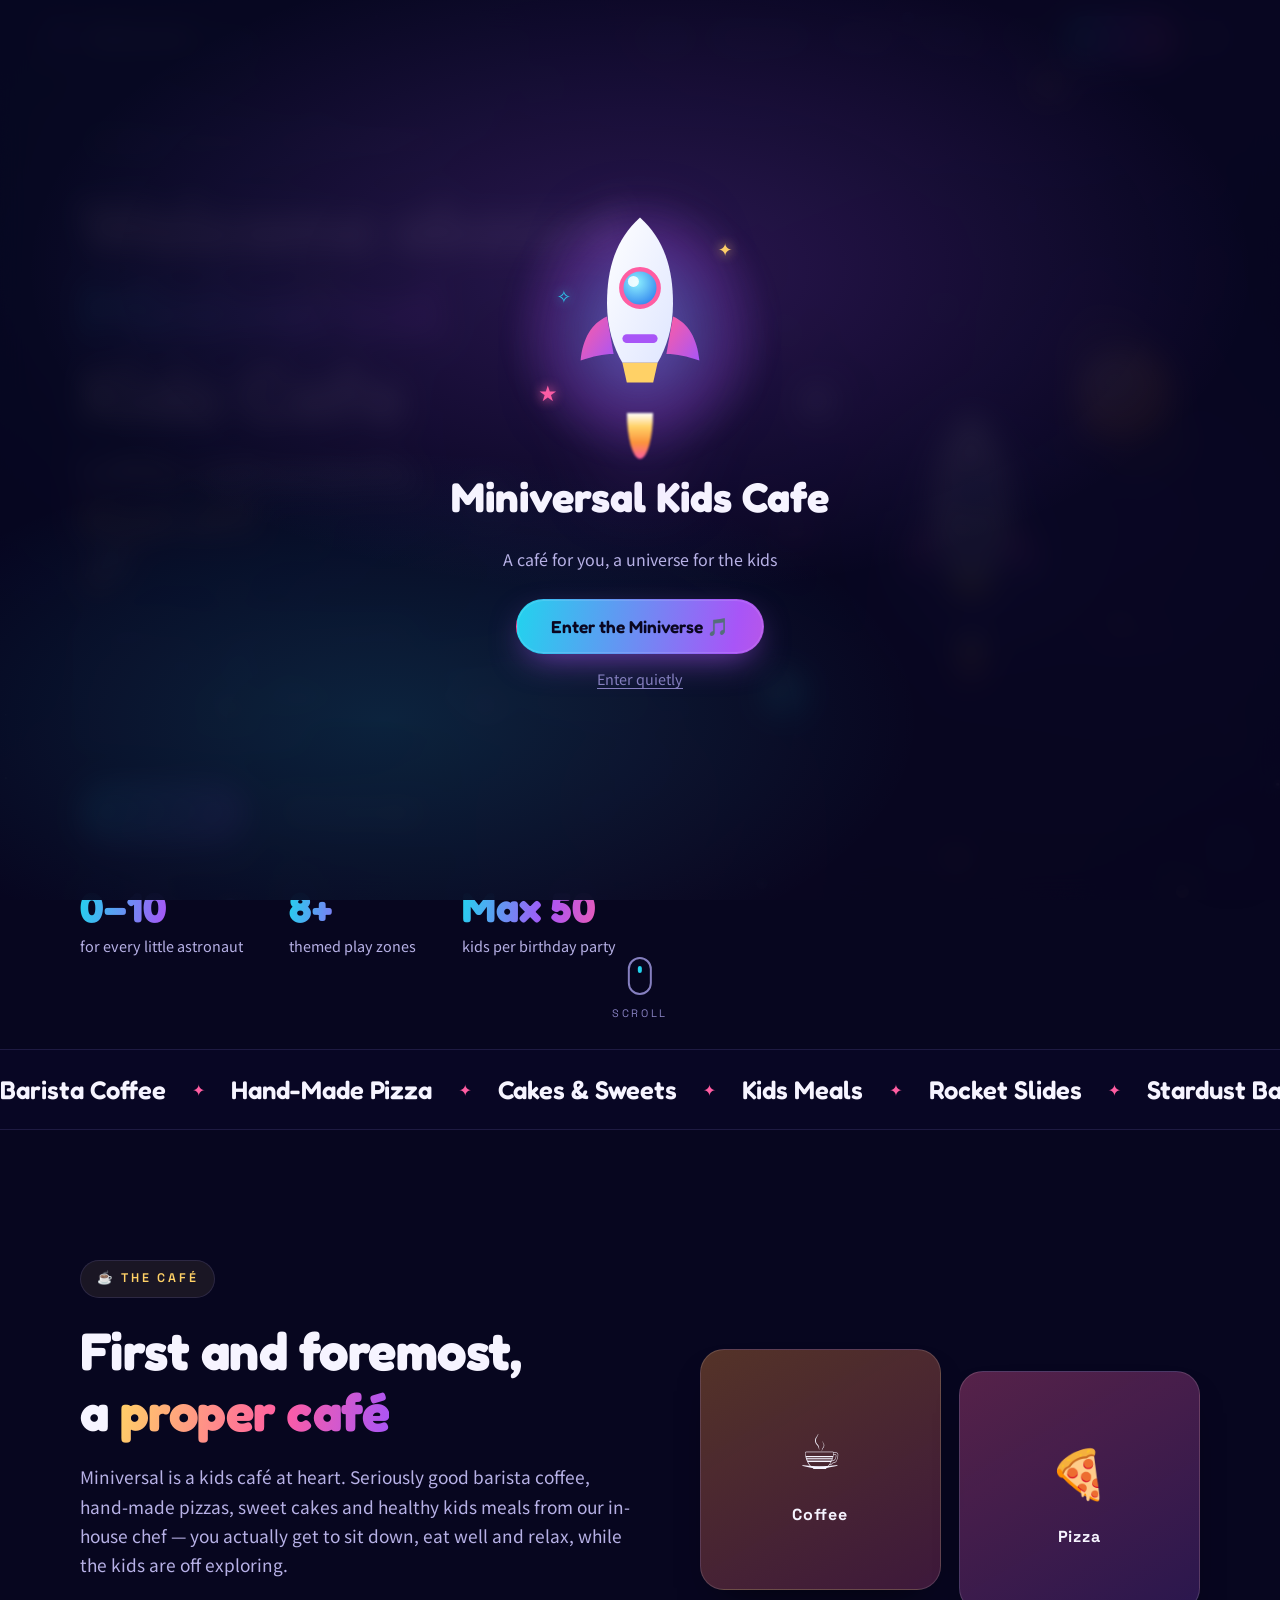
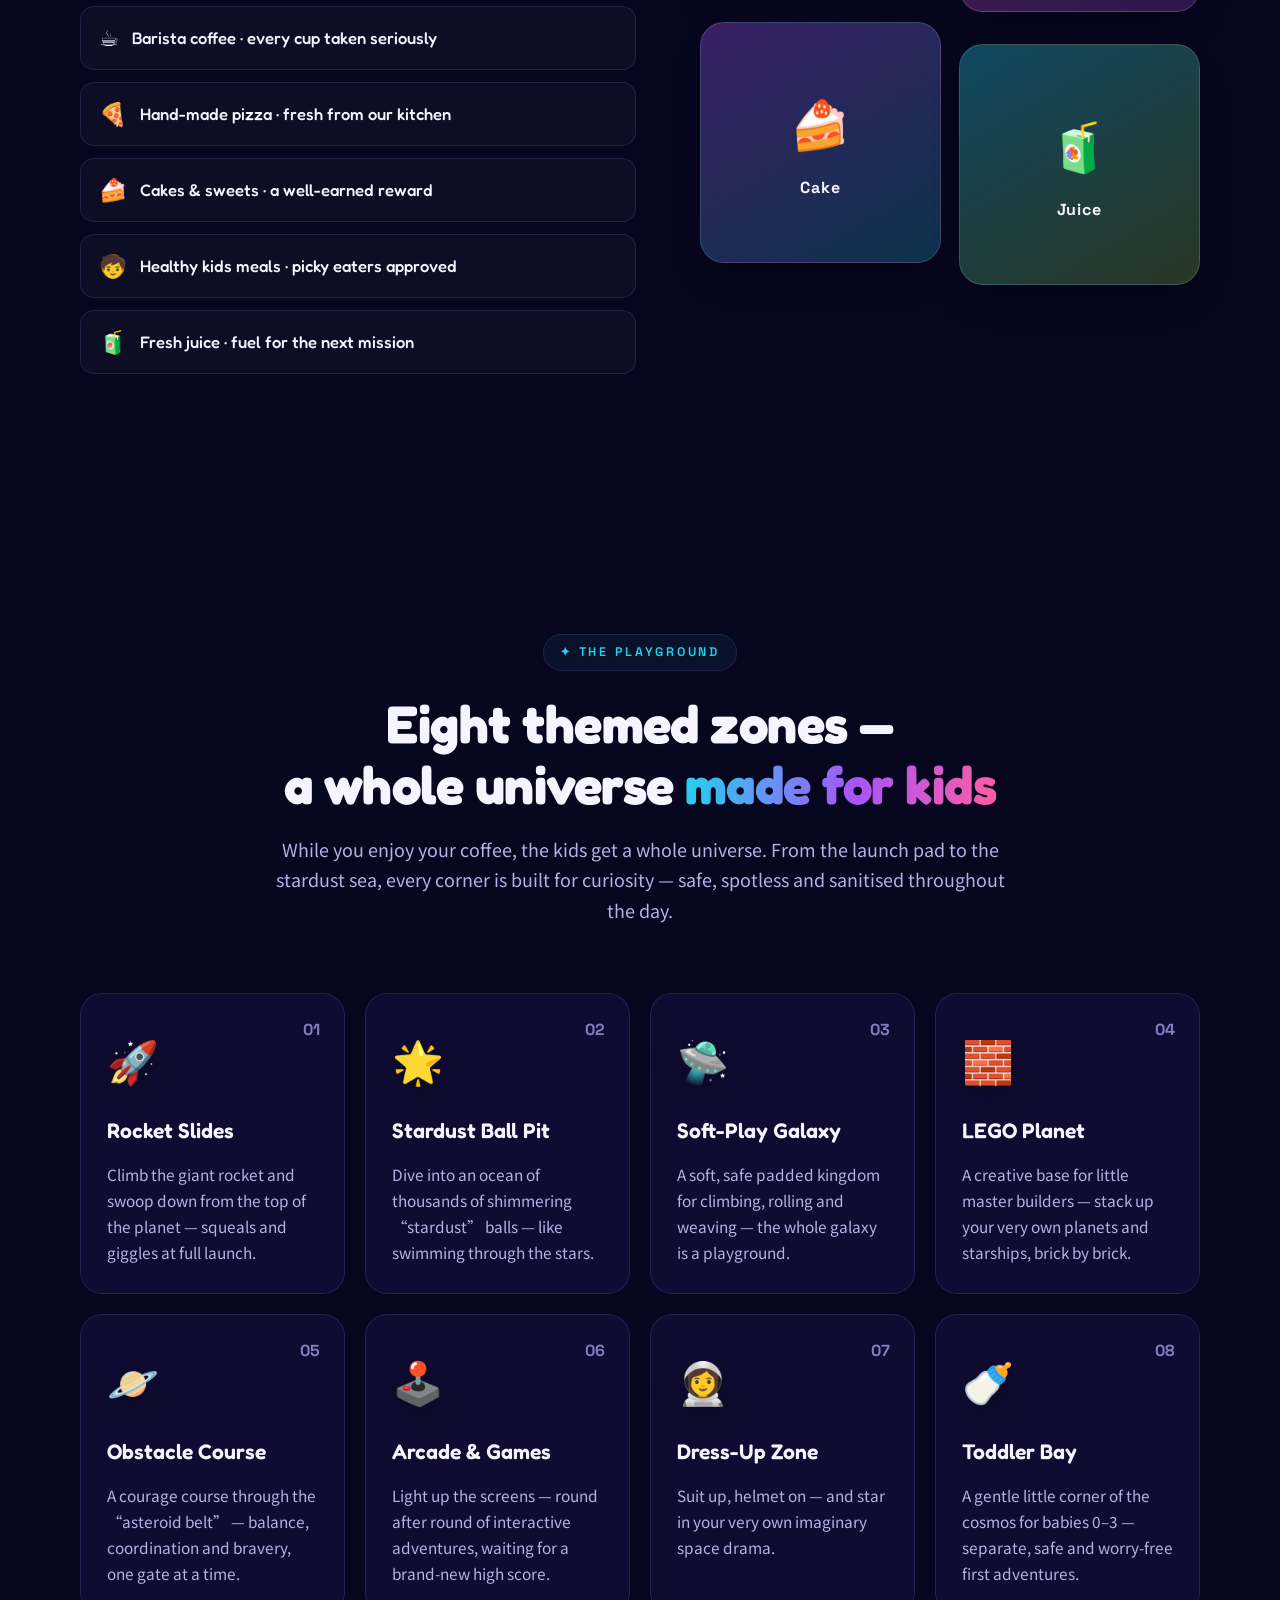
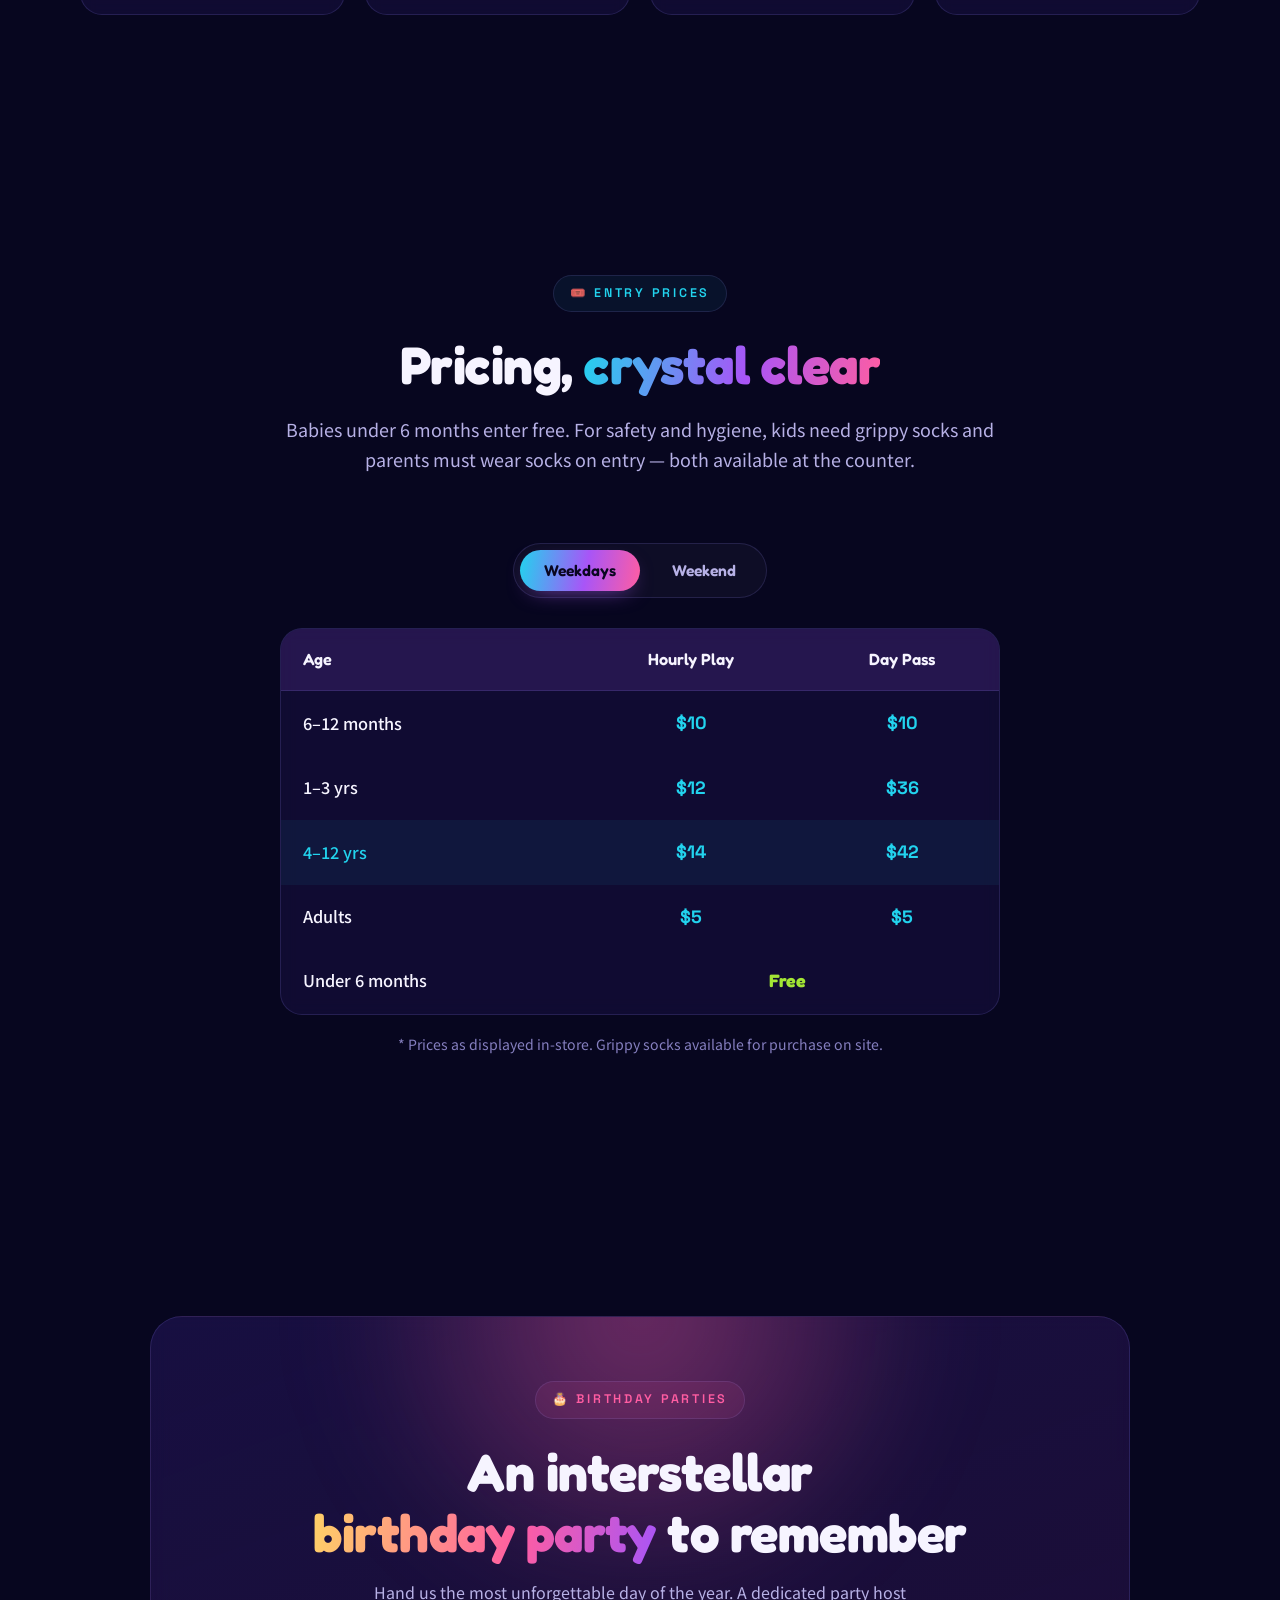
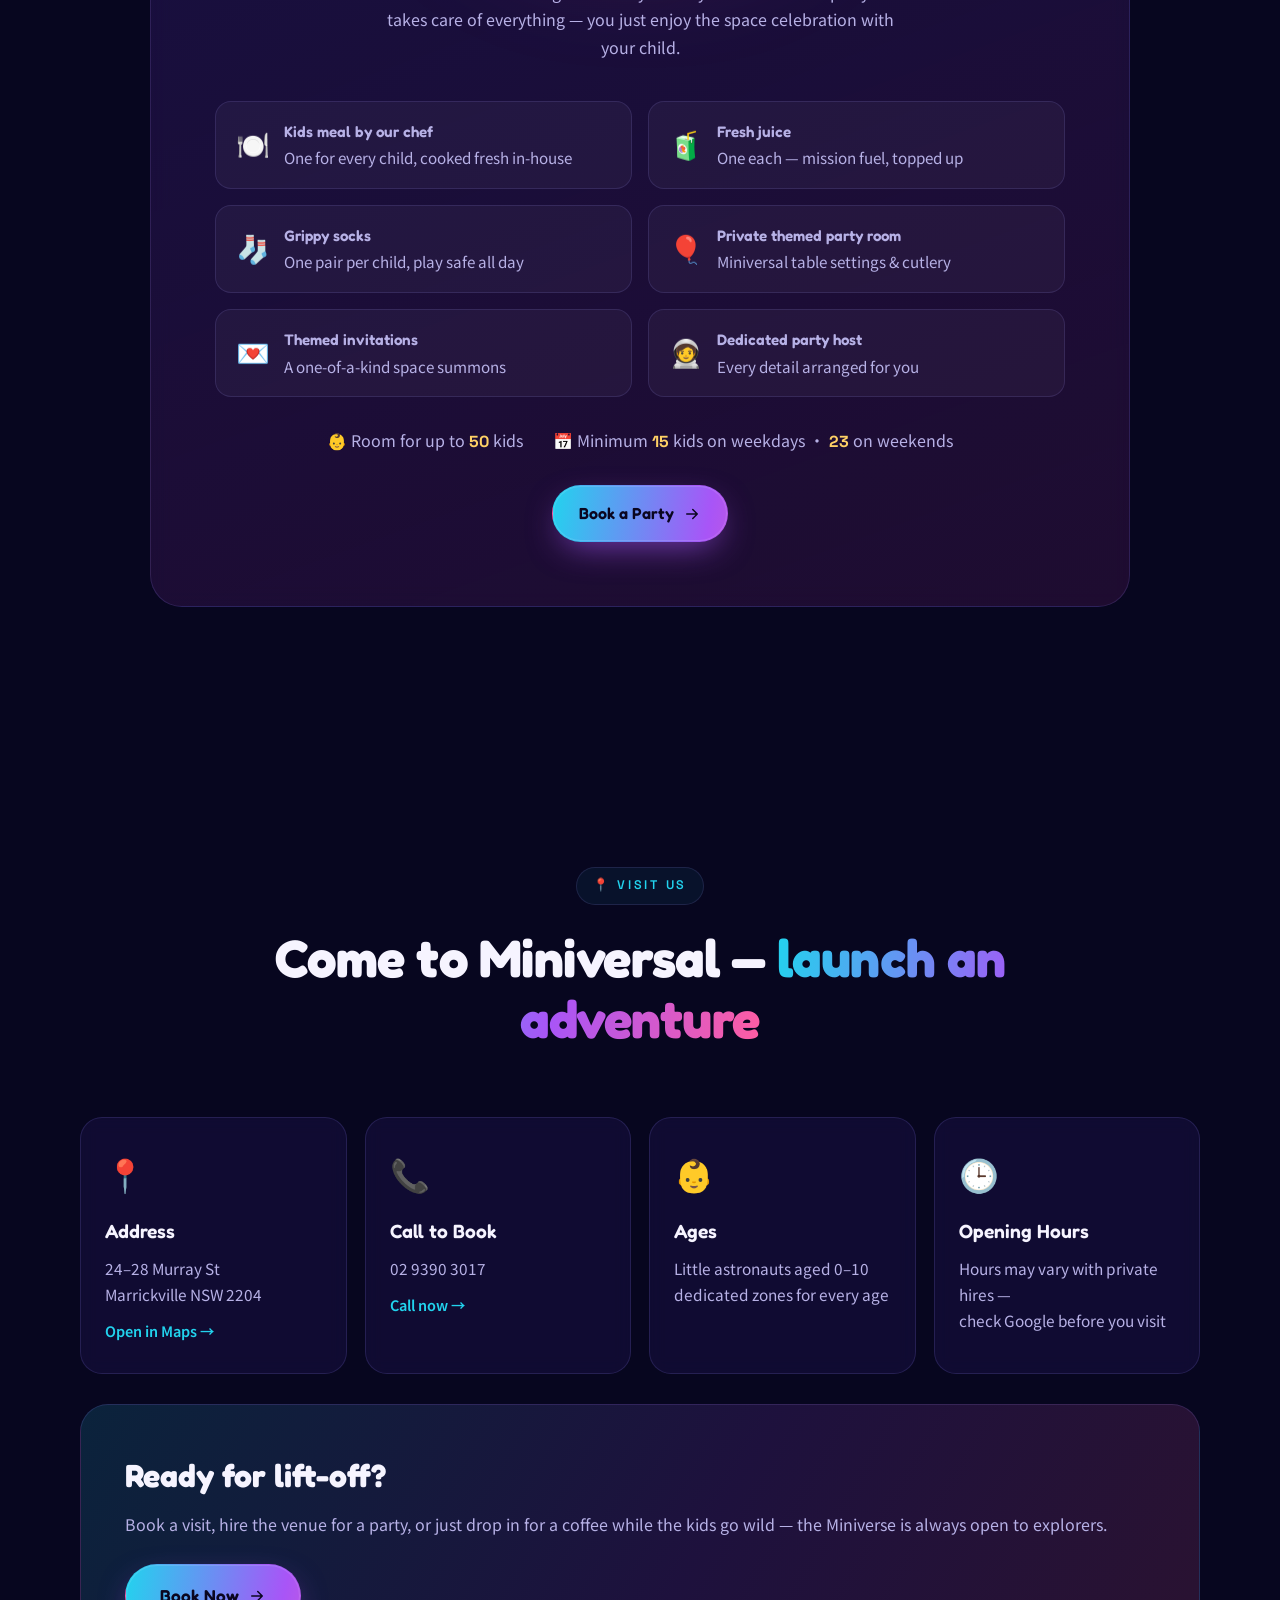
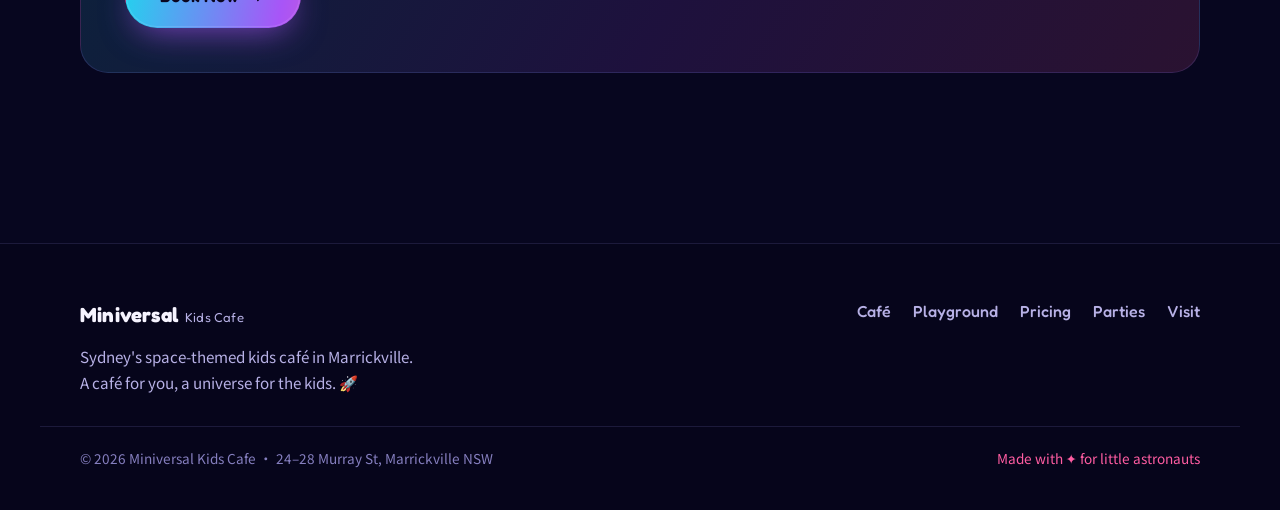
<file: index.html>
<!DOCTYPE html>
<html lang="en">
<head>
  <meta charset="UTF-8" />
  <meta http-equiv="refresh" content="0; url=mkc.html" />
  <link rel="canonical" href="mkc.html" />
  <title>Miniversal Kids Cafe</title>
</head>
<body>
  <p><a href="mkc.html">Continue to Miniversal →</a></p>
  <script>location.replace('mkc.html');</script>
</body>
</html>
</file>
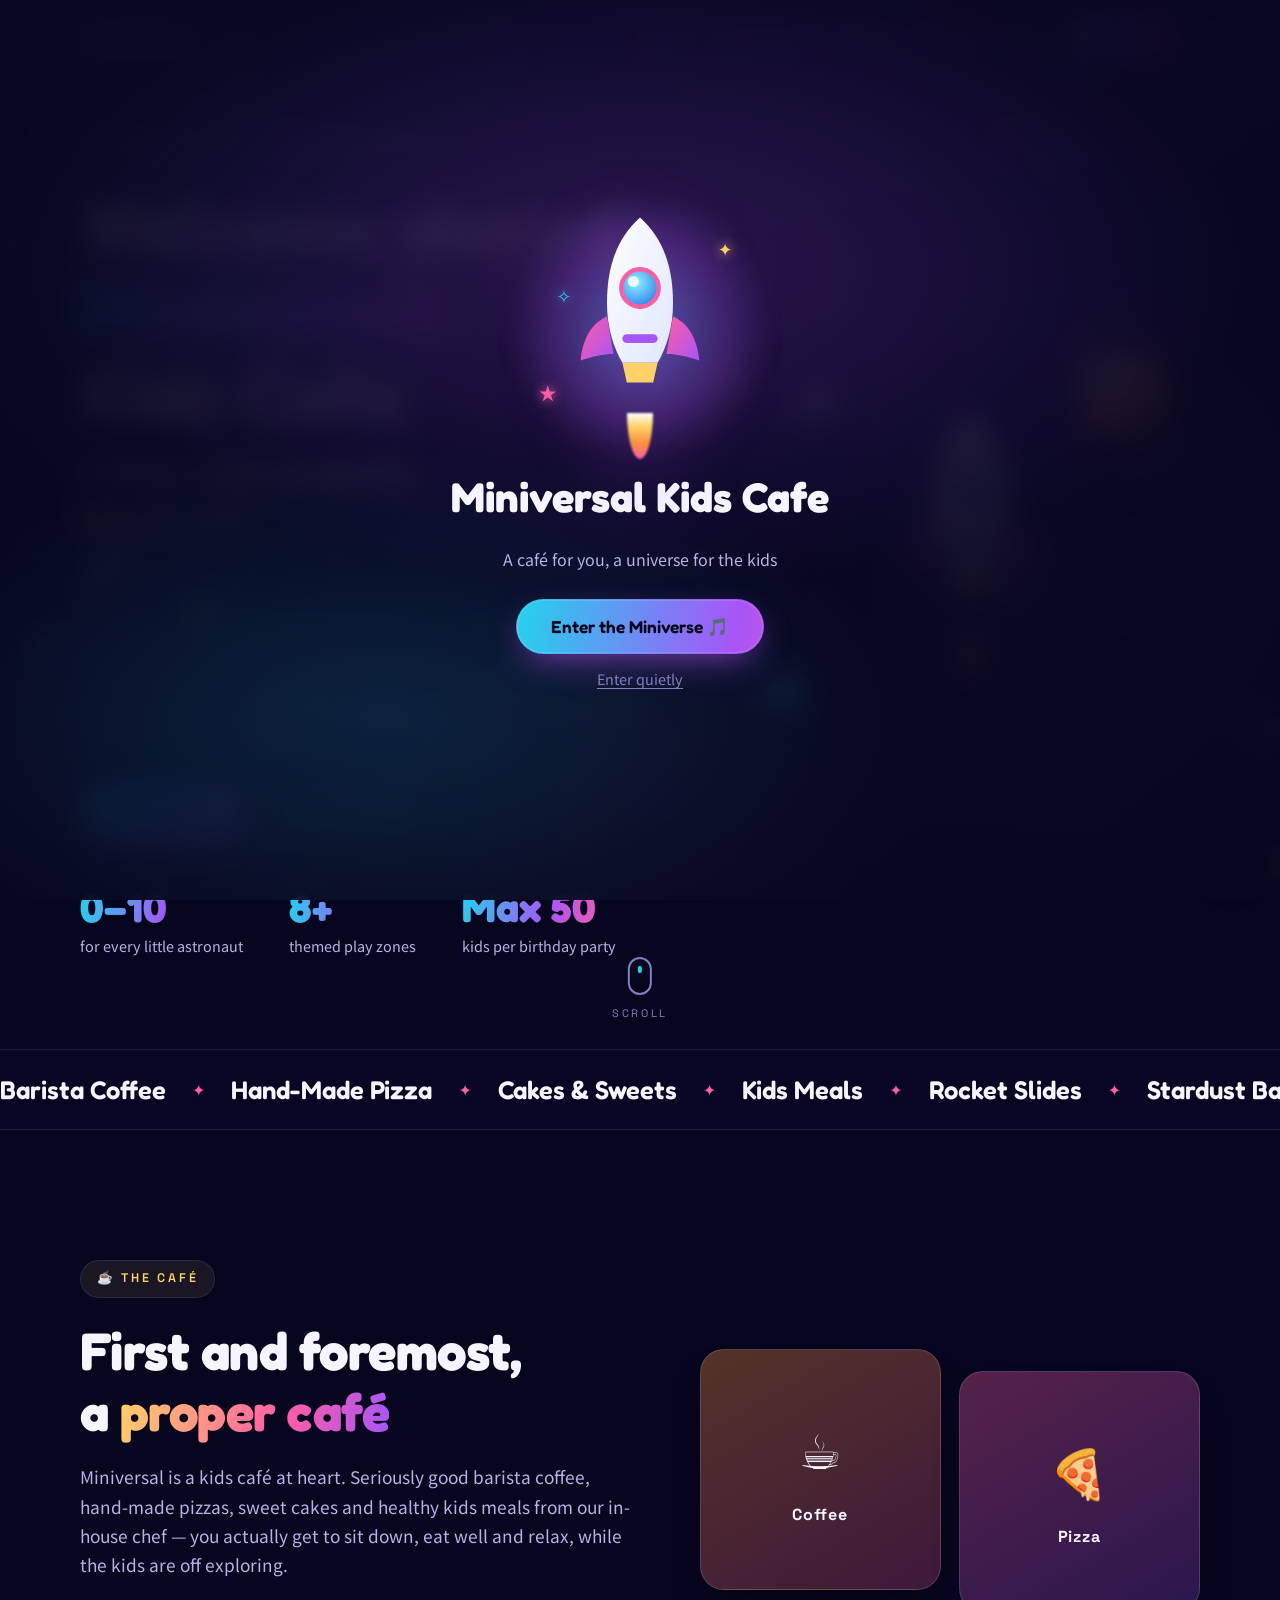
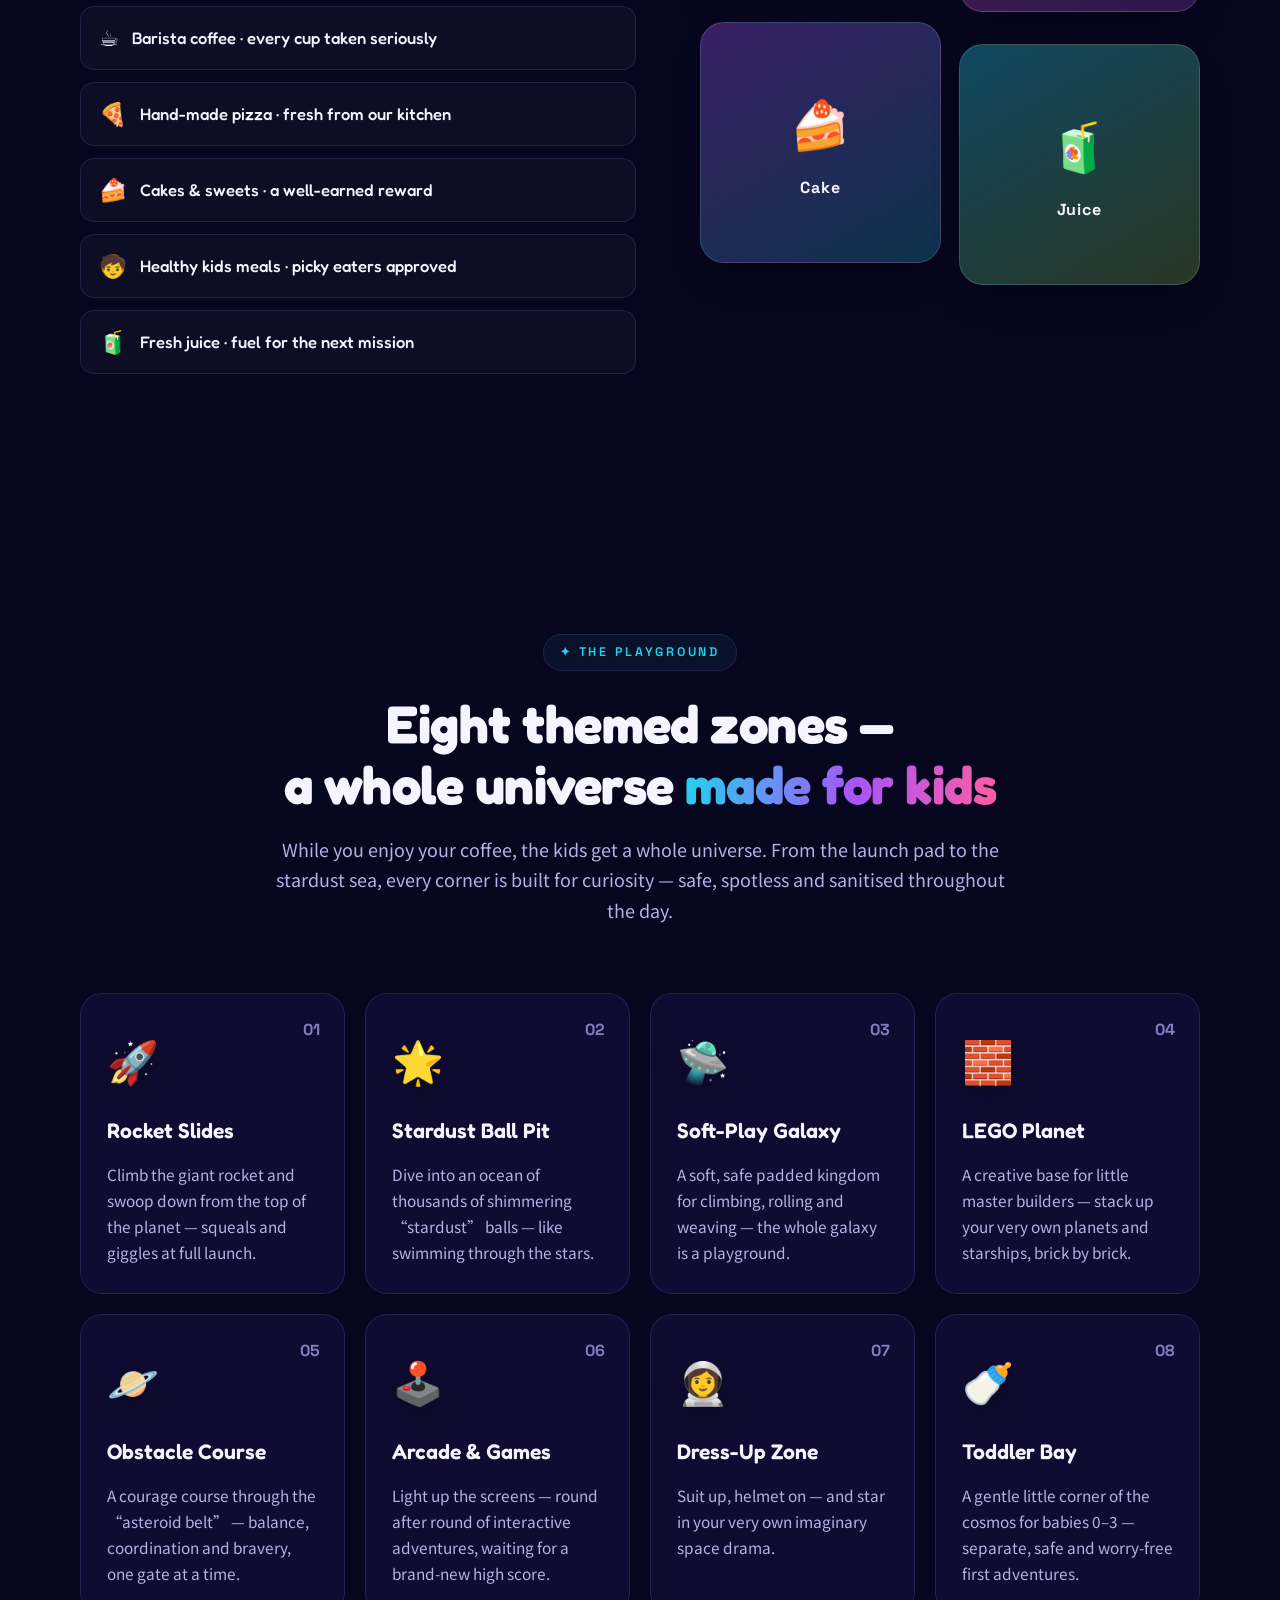
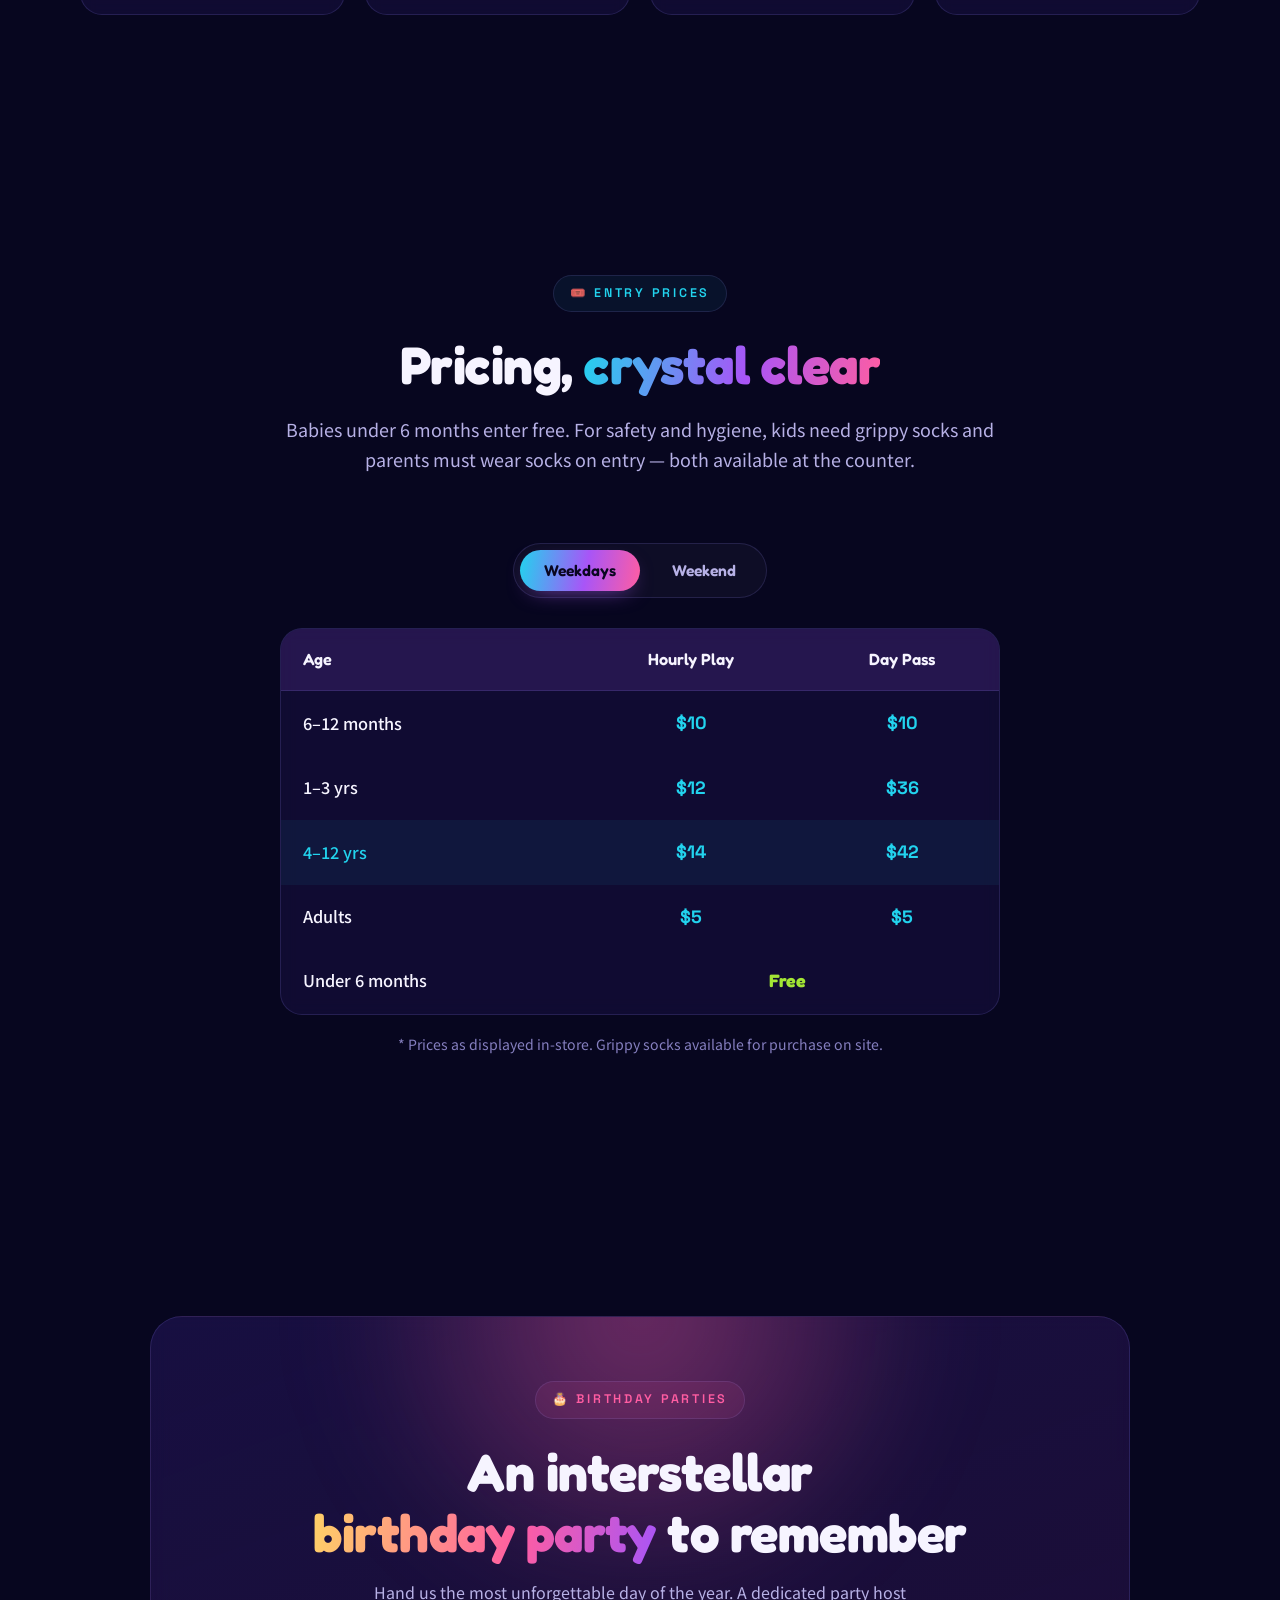
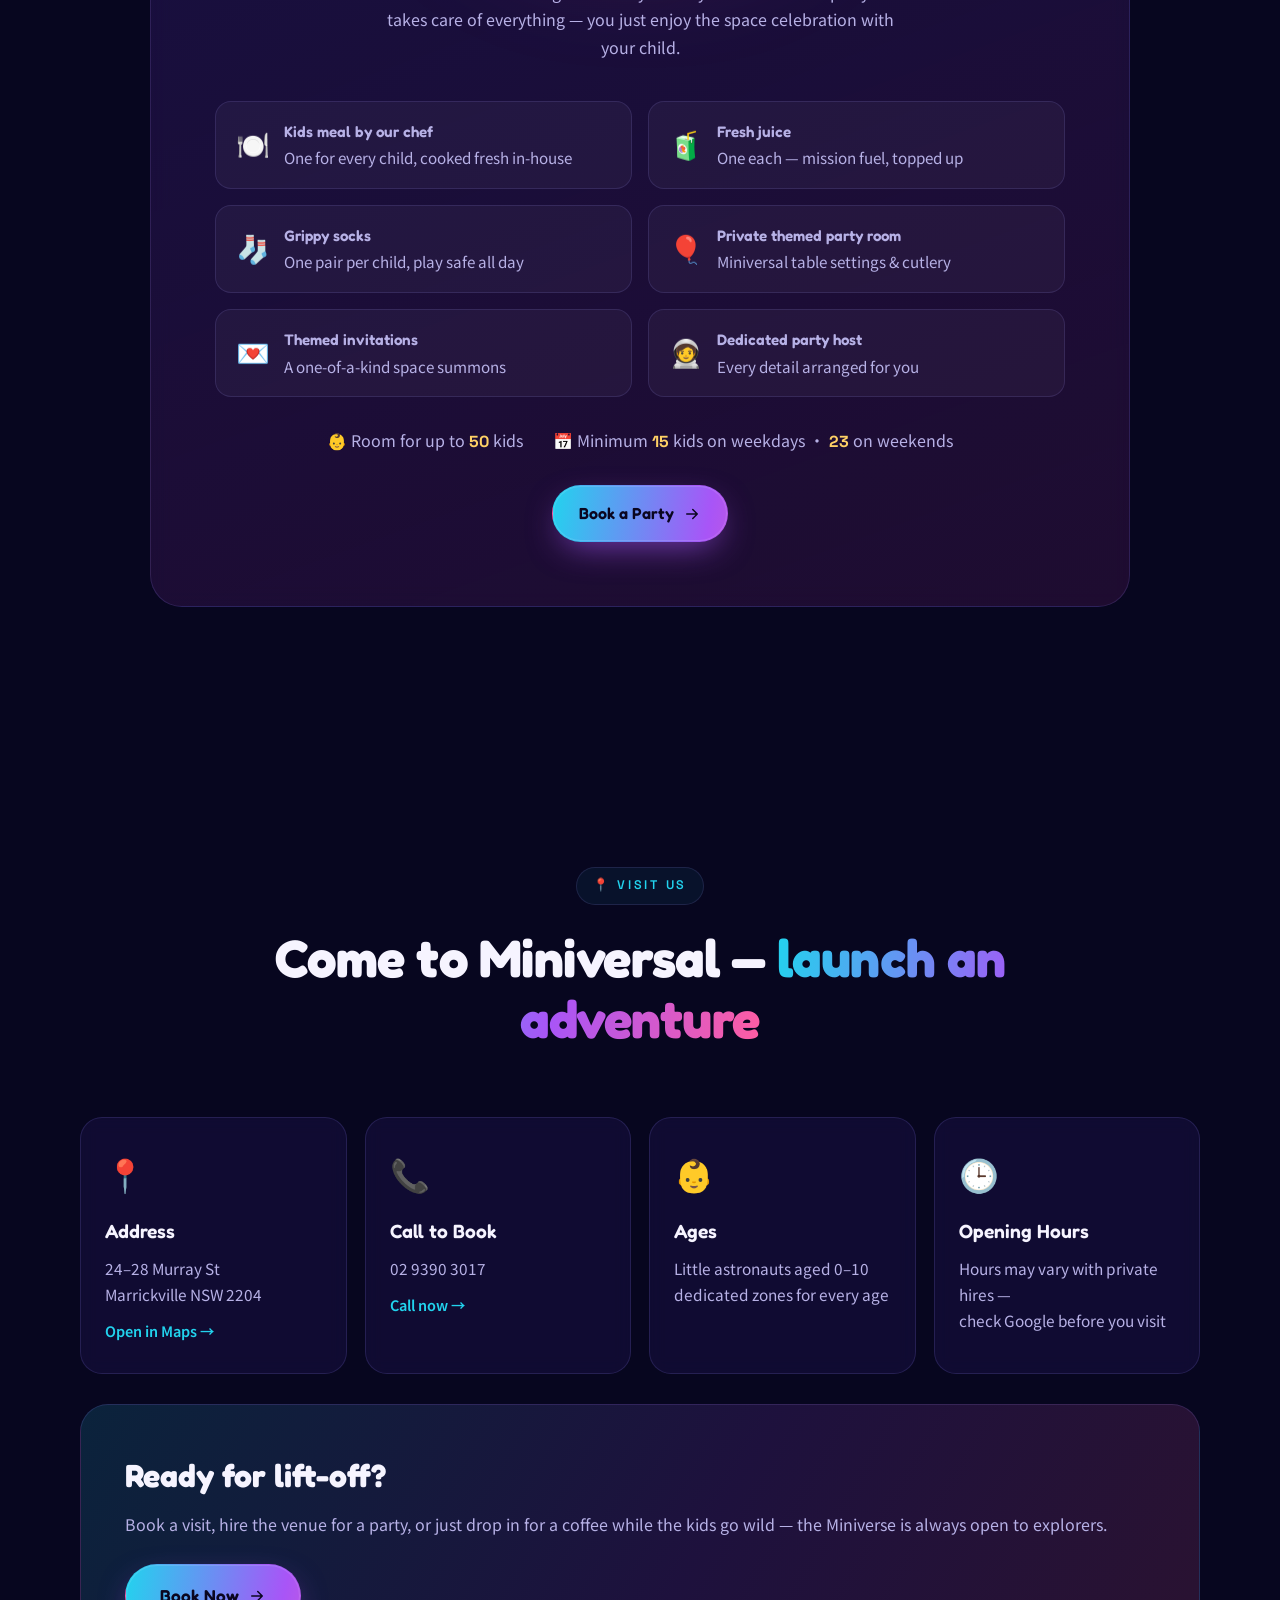
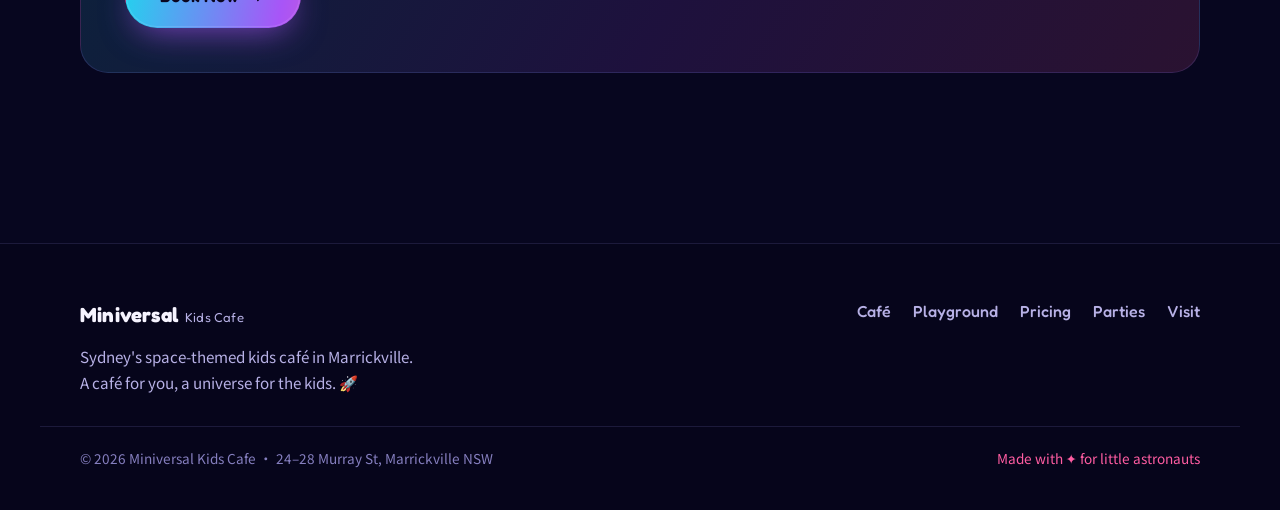
<file: mkc.html>
<!DOCTYPE html>
<html lang="en">
<head>
  <meta charset="UTF-8" />
  <meta name="viewport" content="width=device-width, initial-scale=1.0" />
  <title>Miniversal Kids Cafe · Sydney's Space-Themed Kids Café | Little Astronauts, Blast Off!</title>
  <meta name="description" content="Miniversal — Sydney's space-themed kids café in Marrickville. Proper barista coffee and chef-made food for parents, with rocket slides, a stardust ball pit and soft-play galaxies for little astronauts aged 0–10." />
  <meta name="theme-color" content="#07061f" />
  <meta property="og:title" content="Miniversal Kids Cafe · Sydney's Space-Themed Kids Café" />
  <meta property="og:description" content="A café for you, a universe for the kids. Barista coffee · Rocket slides · Stardust ball pit." />
  <meta property="og:type" content="website" />
  <link rel="preconnect" href="https://fonts.googleapis.com" />
  <link rel="preconnect" href="https://fonts.gstatic.com" crossorigin />
  <link href="https://fonts.googleapis.com/css2?family=Fredoka:wght@400;500;600;700&family=Space+Grotesk:wght@500;600;700&family=Noto+Sans+SC:wght@300;400;500;700;900&family=Baloo+2:wght@500;600;700;800&display=swap" rel="stylesheet" />
  <link rel="stylesheet" href="assets/css/style.css" />
  <link rel="icon" href="data:image/svg+xml,%3Csvg xmlns='http://www.w3.org/2000/svg' viewBox='0 0 32 32'%3E%3Cdefs%3E%3ClinearGradient id='g' x1='0' y1='0' x2='1' y2='1'%3E%3Cstop offset='0' stop-color='%2322d3ee'/%3E%3Cstop offset='.5' stop-color='%23a855f7'/%3E%3Cstop offset='1' stop-color='%23ff5da2'/%3E%3C/linearGradient%3E%3C/defs%3E%3Crect width='32' height='32' rx='9' fill='%2307061f'/%3E%3Cpath d='M16 4c4 2.5 6 6.5 6 11 0 2.4-.9 4.6-2.2 6.3L16 25l-3.8-3.7A10.4 10.4 0 0 1 10 15c0-4.5 2-8.5 6-11z' fill='url(%23g)'/%3E%3Ccircle cx='16' cy='13' r='2.3' fill='%2307061f'/%3E%3C/svg%3E" />
</head>
<body>
  <div class="cosmos" aria-hidden="true">
    <canvas class="cosmos__stars" id="starfield"></canvas>
    <span class="nebula nebula--1"></span>
    <span class="nebula nebula--2"></span>
    <span class="nebula nebula--3"></span>
    <div class="orbs" id="orbs"></div>
  </div>
  <div class="grain" aria-hidden="true"></div>

  <header class="nav" id="nav">
    <a class="nav__brand" href="#top" aria-label="Back to top">
      <span class="nav__logo" aria-hidden="true">
        <svg viewBox="0 0 32 32" width="34" height="34">
          <defs>
            <linearGradient id="navg" x1="0" y1="0" x2="1" y2="1">
              <stop offset="0" stop-color="#22d3ee"/>
              <stop offset=".5" stop-color="#a855f7"/>
              <stop offset="1" stop-color="#ff5da2"/>
            </linearGradient>
          </defs>
          <path d="M16 4c4 2.5 6 6.5 6 11 0 2.4-.9 4.6-2.2 6.3L16 25l-3.8-3.7A10.4 10.4 0 0 1 10 15c0-4.5 2-8.5 6-11z" fill="url(#navg)"/>
          <circle cx="16" cy="13" r="2.3" fill="#07061f"/>
        </svg>
      </span>
      <span class="nav__name">Miniversal<em data-i18n="brand.sub">Kids Cafe</em></span>
    </a>
    <div class="nav__right">
      <nav class="nav__links" aria-label="Main navigation">
        <a href="#cafe" data-i18n="nav.cafe">Café</a>
        <a href="#attractions" data-i18n="nav.playground">Playground</a>
        <a href="#pricing" data-i18n="nav.pricing">Pricing</a>
        <a href="#party" data-i18n="nav.party">Parties</a>
        <a href="#visit" data-i18n="nav.visit">Visit</a>
        <a href="#visit" class="nav__cta" data-i18n="nav.cta">Book a Visit</a>
      </nav>
      <button class="lang-btn" id="langBtn" aria-label="Switch language">ZH</button>
      <button class="nav__toggle" id="navToggle" aria-label="Open menu" aria-expanded="false">
        <span></span><span></span><span></span>
      </button>
    </div>
  </header>

  <main id="top">
    <section class="hero" id="hero">
      <div class="hero__inner">
        <div class="hero__copy">
          <div class="hero__badge reveal">
            <span class="dot"></span> <span data-i18n="hero.badge">Sydney · Marrickville · Space-Themed Kids Café</span>
          </div>
          <h1 class="hero__title">
            <span class="reveal" style="--d:.05s" data-i18n="hero.t1">Welcome aboard</span>
            <span class="reveal hero__brandline" style="--d:.12s" data-i18n-html="hero.t2"><span class="grad">Miniversal</span> Kids Cafe</span>
            <span class="reveal hero__tag" style="--d:.19s" data-i18n-html="hero.t3">Little astronauts, <span class="grad grad--2">blast off!</span> 🚀</span>
          </h1>
          <p class="hero__sub reveal" style="--d:.27s" data-i18n-html="hero.sub">
            A café for you, a universe for the kids.<br />
            Proper barista coffee and chef-made food for parents — while little
            astronauts aged <strong>0–10</strong> explore rocket slides, a stardust
            ball pit and soft-play galaxies.
          </p>
          <div class="hero__actions reveal" style="--d:.35s">
            <a href="#visit" class="btn btn--primary">
              <span data-i18n="hero.cta1">Book a Visit</span>
              <svg viewBox="0 0 24 24" width="18" height="18"><path d="M5 12h14M13 6l6 6-6 6" fill="none" stroke="currentColor" stroke-width="2" stroke-linecap="round" stroke-linejoin="round"/></svg>
            </a>
            <a href="#cafe" class="btn btn--ghost" data-i18n="hero.cta2">Take a look inside</a>
          </div>
          <dl class="hero__stats reveal" style="--d:.43s">
            <div><dt data-count="10" data-prefix="0–">0</dt><dd data-i18n="hero.stat1">for every little astronaut</dd></div>
            <div><dt data-count="8" data-suffix="+">0</dt><dd data-i18n="hero.stat2">themed play zones</dd></div>
            <div><dt data-count="50" data-prefix="Max ">0</dt><dd data-i18n="hero.stat3">kids per birthday party</dd></div>
          </dl>
        </div>
        <div class="hero__stage reveal" style="--d:.2s" aria-hidden="true">
          <div class="rocket-scene">
            <span class="planet planet--ring"></span>
            <span class="planet planet--small"></span>
            <span class="moon"></span>
            <div class="rocket">
              <svg viewBox="0 0 120 220" width="150" class="rocket__svg">
                <defs>
                  <linearGradient id="body" x1="0" y1="0" x2="1" y2="1">
                    <stop offset="0" stop-color="#ffffff"/><stop offset="1" stop-color="#dfe6ff"/>
                  </linearGradient>
                  <linearGradient id="fin" x1="0" y1="0" x2="1" y2="1">
                    <stop offset="0" stop-color="#ff5da2"/><stop offset="1" stop-color="#a855f7"/>
                  </linearGradient>
                  <radialGradient id="win" cx="0.4" cy="0.35" r="0.8">
                    <stop offset="0" stop-color="#8ff3ff"/><stop offset="1" stop-color="#1f6feb"/>
                  </radialGradient>
                </defs>
                <path d="M60 6c22 20 30 46 30 78 0 22-6 40-14 54H44c-8-14-14-32-14-54 0-32 8-58 30-78z" fill="url(#body)"/>
                <path d="M30 96c-14 6-22 20-24 40 12-4 20-6 30-6z" fill="url(#fin)"/>
                <path d="M90 96c14 6 22 20 24 40-12-4-20-6-30-6z" fill="url(#fin)"/>
                <circle cx="60" cy="70" r="17" fill="url(#win)" stroke="#ff5da2" stroke-width="4"/>
                <circle cx="54" cy="64" r="5" fill="#ffffff" opacity="0.85"/>
                <path d="M44 138h32l-4 18H48z" fill="#ffd166"/>
                <rect x="44" y="112" width="32" height="8" rx="4" fill="#a855f7"/>
              </svg>
              <span class="rocket__flame"></span>
            </div>
            <span class="spark spark--1">✦</span>
            <span class="spark spark--2">★</span>
            <span class="spark spark--3">✦</span>
            <span class="spark spark--4">✧</span>
          </div>
        </div>
      </div>
      <a href="#cafe" class="hero__scroll" aria-label="Scroll down">
        <span class="hero__mouse"></span>
        <span class="hero__scroll-text" data-i18n="hero.scroll">SCROLL</span>
      </a>
    </section>

    <div class="marquee" aria-hidden="true">
      <div class="marquee__track" data-i18n-html="marquee">
        <span>Barista Coffee</span><i>✦</i><span>Hand-Made Pizza</span><i>✦</i><span>Cakes &amp; Sweets</span><i>✦</i><span>Kids Meals</span><i>✦</i>
        <span>Rocket Slides</span><i>✦</i><span>Stardust Ball Pit</span><i>✦</i><span>LEGO Planet</span><i>✦</i><span>Soft-Play Galaxy</span><i>✦</i>
        <span>Barista Coffee</span><i>✦</i><span>Hand-Made Pizza</span><i>✦</i><span>Cakes &amp; Sweets</span><i>✦</i><span>Kids Meals</span><i>✦</i>
        <span>Rocket Slides</span><i>✦</i><span>Stardust Ball Pit</span><i>✦</i><span>LEGO Planet</span><i>✦</i><span>Soft-Play Galaxy</span><i>✦</i>
      </div>
    </div>

    <section class="section cafe" id="cafe">
      <div class="cafe__grid">
        <div class="cafe__copy reveal">
          <span class="eyebrow" data-i18n="cafe.eyebrow">☕ THE CAFÉ</span>
          <h2 data-i18n-html="cafe.h2">First and foremost,<br />a <span class="grad grad--2">proper café</span></h2>
          <p data-i18n="cafe.p">Miniversal is a kids café at heart. Seriously good barista coffee, hand-made pizzas, sweet cakes and healthy kids meals from our in-house chef — you actually get to sit down, eat well and relax, while the kids are off exploring.</p>
          <ul class="cafe__list">
            <li data-i18n-html="cafe.l1"><span>☕</span> Barista coffee · every cup taken seriously</li>
            <li data-i18n-html="cafe.l2"><span>🍕</span> Hand-made pizza · fresh from our kitchen</li>
            <li data-i18n-html="cafe.l3"><span>🍰</span> Cakes &amp; sweets · a well-earned reward</li>
            <li data-i18n-html="cafe.l4"><span>🧒</span> Healthy kids meals · picky eaters approved</li>
            <li data-i18n-html="cafe.l5"><span>🧃</span> Fresh juice · fuel for the next mission</li>
          </ul>
        </div>
        <div class="cafe__cards reveal" style="--d:.12s" aria-hidden="true">
          <div class="treat treat--a"><span>☕</span><b>Coffee</b></div>
          <div class="treat treat--b"><span>🍕</span><b>Pizza</b></div>
          <div class="treat treat--c"><span>🍰</span><b>Cake</b></div>
          <div class="treat treat--d"><span>🧃</span><b>Juice</b></div>
        </div>
      </div>
    </section>

    <section class="section attractions" id="attractions">
      <div class="section__head reveal">
        <span class="eyebrow" data-i18n="play.eyebrow">✦ THE PLAYGROUND</span>
        <h2 data-i18n-html="play.h2">Eight themed zones —<br />a whole universe <span class="grad">made for kids</span></h2>
        <p data-i18n="play.p">While you enjoy your coffee, the kids get a whole universe. From the launch pad to the stardust sea, every corner is built for curiosity — safe, spotless and sanitised throughout the day.</p>
      </div>
      <div class="cards">
        <article class="card reveal" style="--d:.04s;--g1:#ff5da2;--g2:#a855f7">
          <span class="card__emoji">🚀</span>
          <span class="card__num">01</span>
          <h3 data-i18n="c1.h">Rocket Slides</h3><span class="card__en" data-i18n="c1.s"></span>
          <p data-i18n="c1.p">Climb the giant rocket and swoop down from the top of the planet — squeals and giggles at full launch.</p>
        </article>
        <article class="card reveal" style="--d:.09s;--g1:#22d3ee;--g2:#6366f1">
          <span class="card__emoji">🌟</span>
          <span class="card__num">02</span>
          <h3 data-i18n="c2.h">Stardust Ball Pit</h3><span class="card__en" data-i18n="c2.s"></span>
          <p data-i18n="c2.p">Dive into an ocean of thousands of shimmering “stardust” balls — like swimming through the stars.</p>
        </article>
        <article class="card reveal" style="--d:.14s;--g1:#a3e635;--g2:#22d3ee">
          <span class="card__emoji">🛸</span>
          <span class="card__num">03</span>
          <h3 data-i18n="c3.h">Soft-Play Galaxy</h3><span class="card__en" data-i18n="c3.s"></span>
          <p data-i18n="c3.p">A soft, safe padded kingdom for climbing, rolling and weaving — the whole galaxy is a playground.</p>
        </article>
        <article class="card reveal" style="--d:.19s;--g1:#fb923c;--g2:#ff5da2">
          <span class="card__emoji">🧱</span>
          <span class="card__num">04</span>
          <h3 data-i18n="c4.h">LEGO Planet</h3><span class="card__en" data-i18n="c4.s"></span>
          <p data-i18n="c4.p">A creative base for little master builders — stack up your very own planets and starships, brick by brick.</p>
        </article>
        <article class="card reveal" style="--d:.24s;--g1:#fde047;--g2:#fb923c">
          <span class="card__emoji">🪐</span>
          <span class="card__num">05</span>
          <h3 data-i18n="c5.h">Obstacle Course</h3><span class="card__en" data-i18n="c5.s"></span>
          <p data-i18n="c5.p">A courage course through the “asteroid belt” — balance, coordination and bravery, one gate at a time.</p>
        </article>
        <article class="card reveal" style="--d:.29s;--g1:#818cf8;--g2:#22d3ee">
          <span class="card__emoji">🕹️</span>
          <span class="card__num">06</span>
          <h3 data-i18n="c6.h">Arcade &amp; Games</h3><span class="card__en" data-i18n="c6.s"></span>
          <p data-i18n="c6.p">Light up the screens — round after round of interactive adventures, waiting for a brand-new high score.</p>
        </article>
        <article class="card reveal" style="--d:.34s;--g1:#ec4899;--g2:#f59e0b">
          <span class="card__emoji">👩‍🚀</span>
          <span class="card__num">07</span>
          <h3 data-i18n="c7.h">Dress-Up Zone</h3><span class="card__en" data-i18n="c7.s"></span>
          <p data-i18n="c7.p">Suit up, helmet on — and star in your very own imaginary space drama.</p>
        </article>
        <article class="card reveal" style="--d:.39s;--g1:#34d399;--g2:#22d3ee">
          <span class="card__emoji">🍼</span>
          <span class="card__num">08</span>
          <h3 data-i18n="c8.h">Toddler Bay</h3><span class="card__en" data-i18n="c8.s"></span>
          <p data-i18n="c8.p">A gentle little corner of the cosmos for babies 0–3 — separate, safe and worry-free first adventures.</p>
        </article>
      </div>
    </section>

    <section class="section pricing" id="pricing">
      <div class="section__head reveal">
        <span class="eyebrow" data-i18n="price.eyebrow">🎟️ ENTRY PRICES</span>
        <h2 data-i18n-html="price.h2">Pricing, <span class="grad">crystal clear</span></h2>
        <p data-i18n="price.p">Babies under 6 months enter free. For safety and hygiene, kids need grippy socks and parents must wear socks on entry — both available at the counter.</p>
      </div>
      <div class="price-toggle reveal">
        <button class="price-toggle__btn is-active" data-day="week" data-i18n="price.week">Weekdays</button>
        <button class="price-toggle__btn" data-day="weekend" data-i18n="price.weekend">Weekend</button>
      </div>
      <div class="price-panels reveal" style="--d:.08s">
        <div class="price-panel is-active" data-panel="week">
          <table class="price-table">
            <thead>
              <tr><th data-i18n="price.h.age">Age</th><th data-i18n="price.h.hourly">Hourly Play</th><th data-i18n="price.h.day">Day Pass</th></tr>
            </thead>
            <tbody>
              <tr><td data-i18n="price.r1">6–12 months</td><td>$10</td><td>$10</td></tr>
              <tr><td data-i18n="price.r2">1–3 yrs</td><td>$12</td><td>$36</td></tr>
              <tr class="is-hero"><td data-i18n="price.r3">4–12 yrs</td><td>$14</td><td>$42</td></tr>
              <tr><td data-i18n="price.r4">Adults</td><td>$5</td><td>$5</td></tr>
              <tr><td data-i18n="price.r5">Under 6 months</td><td colspan="2" class="price-free" data-i18n="price.free">Free</td></tr>
            </tbody>
          </table>
        </div>
        <div class="price-panel" data-panel="weekend">
          <table class="price-table">
            <thead>
              <tr><th data-i18n="price.h.age">Age</th><th data-i18n="price.h.hourly">Hourly Play</th><th data-i18n="price.h.day">Day Pass</th></tr>
            </thead>
            <tbody>
              <tr><td data-i18n="price.r1">6–12 months</td><td>$12</td><td>$12</td></tr>
              <tr><td data-i18n="price.r2">1–3 yrs</td><td>$14</td><td>$42</td></tr>
              <tr class="is-hero"><td data-i18n="price.r3">4–12 yrs</td><td>$16</td><td>$48</td></tr>
              <tr><td data-i18n="price.r4">Adults</td><td>$5</td><td>$5</td></tr>
              <tr><td data-i18n="price.r5">Under 6 months</td><td colspan="2" class="price-free" data-i18n="price.free">Free</td></tr>
            </tbody>
          </table>
        </div>
      </div>
      <p class="price-note reveal" data-i18n="price.note">* Prices as displayed in-store. Grippy socks available for purchase on site.</p>
    </section>

    <section class="section party" id="party">
      <div class="party__card reveal">
        <div class="party__glow" aria-hidden="true"></div>
        <div class="party__head">
          <span class="eyebrow" data-i18n="party.eyebrow">🎂 BIRTHDAY PARTIES</span>
          <h2 data-i18n-html="party.h2">An interstellar<br /><span class="grad grad--2">birthday party</span> to remember</h2>
          <p data-i18n="party.p">Hand us the most unforgettable day of the year. A dedicated party host takes care of everything — you just enjoy the space celebration with your child.</p>
        </div>
        <ul class="party__list">
          <li><span class="party__ic">🍽️</span><div data-i18n-html="party.l1"><b>Kids meal by our chef</b>One for every child, cooked fresh in-house</div></li>
          <li><span class="party__ic">🧃</span><div data-i18n-html="party.l2"><b>Fresh juice</b>One each — mission fuel, topped up</div></li>
          <li><span class="party__ic">🧦</span><div data-i18n-html="party.l3"><b>Grippy socks</b>One pair per child, play safe all day</div></li>
          <li><span class="party__ic">🎈</span><div data-i18n-html="party.l4"><b>Private themed party room</b>Miniversal table settings &amp; cutlery</div></li>
          <li><span class="party__ic">💌</span><div data-i18n-html="party.l5"><b>Themed invitations</b>A one-of-a-kind space summons</div></li>
          <li><span class="party__ic">🧑‍🚀</span><div data-i18n-html="party.l6"><b>Dedicated party host</b>Every detail arranged for you</div></li>
        </ul>
        <div class="party__meta">
          <span data-i18n-html="party.m1">👶 Room for up to <strong>50</strong> kids</span>
          <span data-i18n-html="party.m2">📅 Minimum <strong>15</strong> kids on weekdays · <strong>23</strong> on weekends</span>
        </div>
        <div class="party__cta">
          <a href="tel:+61293903017" class="btn btn--primary"><span data-i18n="party.cta">Book a Party</span>
            <svg viewBox="0 0 24 24" width="18" height="18"><path d="M5 12h14M13 6l6 6-6 6" fill="none" stroke="currentColor" stroke-width="2" stroke-linecap="round" stroke-linejoin="round"/></svg>
          </a>
        </div>
      </div>
    </section>

    <section class="section visit" id="visit">
      <div class="section__head reveal">
        <span class="eyebrow" data-i18n="visit.eyebrow">📍 VISIT US</span>
        <h2 data-i18n-html="visit.h2">Come to Miniversal — <span class="grad">launch an adventure</span></h2>
      </div>
      <div class="visit__grid">
        <a class="visit__item reveal" href="https://maps.google.com/?q=24-28+Murray+St+Marrickville+NSW+2204" target="_blank" rel="noopener">
          <span class="visit__ic">📍</span>
          <h3 data-i18n="visit.i1h">Address</h3>
          <p data-i18n-html="visit.i1p">24–28 Murray St<br />Marrickville NSW 2204</p>
          <span class="visit__link" data-i18n="visit.i1l">Open in Maps →</span>
        </a>
        <a class="visit__item reveal" style="--d:.08s" href="tel:+61293903017">
          <span class="visit__ic">📞</span>
          <h3 data-i18n="visit.i2h">Call to Book</h3>
          <p>02 9390 3017</p>
          <span class="visit__link" data-i18n="visit.i2l">Call now →</span>
        </a>
        <div class="visit__item reveal" style="--d:.16s">
          <span class="visit__ic">👶</span>
          <h3 data-i18n="visit.i3h">Ages</h3>
          <p data-i18n-html="visit.i3p">Little astronauts aged 0–10<br />dedicated zones for every age</p>
        </div>
        <div class="visit__item reveal" style="--d:.24s">
          <span class="visit__ic">🕒</span>
          <h3 data-i18n="visit.i4h">Opening Hours</h3>
          <p data-i18n-html="visit.i4p">Hours may vary with private hires —<br />check Google before you visit</p>
        </div>
      </div>
      <div class="visit__banner reveal">
        <div>
          <h3 data-i18n="visit.bh">Ready for lift-off?</h3>
          <p data-i18n="visit.bp">Book a visit, hire the venue for a party, or just drop in for a coffee while the kids go wild — the Miniverse is always open to explorers.</p>
        </div>
        <a href="tel:+61293903017" class="btn btn--primary btn--lg"><span data-i18n="visit.bcta">Book Now</span>
          <svg viewBox="0 0 24 24" width="18" height="18"><path d="M5 12h14M13 6l6 6-6 6" fill="none" stroke="currentColor" stroke-width="2" stroke-linecap="round" stroke-linejoin="round"/></svg>
        </a>
      </div>
    </section>
  </main>

  <footer class="footer">
    <div class="footer__inner">
      <div class="footer__brand">
        <span class="nav__name">Miniversal<em data-i18n="brand.sub">Kids Cafe</em></span>
        <p data-i18n-html="footer.p">Sydney's space-themed kids café in Marrickville.<br />A café for you, a universe for the kids. 🚀</p>
      </div>
      <nav class="footer__nav" aria-label="Footer navigation">
        <a href="#cafe" data-i18n="nav.cafe">Café</a>
        <a href="#attractions" data-i18n="nav.playground">Playground</a>
        <a href="#pricing" data-i18n="nav.pricing">Pricing</a>
        <a href="#party" data-i18n="nav.party">Parties</a>
        <a href="#visit" data-i18n="nav.visit">Visit</a>
      </nav>
    </div>
    <div class="footer__bottom">
      <span>© <span id="year">2026</span> Miniversal Kids Cafe · 24–28 Murray St, Marrickville NSW</span>
      <span class="footer__made" data-i18n="footer.made">Made with ✦ for little astronauts</span>
    </div>
  </footer>

  <script src="assets/js/starfield.js" defer></script>
  <script src="assets/js/i18n.js" defer></script>
  <script src="assets/js/main.js" defer></script>
  <script src="assets/js/bgm.js" defer></script>
</body>
</html>
</file>
<file: assets/css/style.css>
/* =========================================================
   Miniversal 迷你宇宙 · Cosmic Kids Cafe
   Deep-space theme · strong visual impact · self-contained
   ========================================================= */

:root {
  --bg: #07061f;
  --bg-2: #0c0838;
  --ink: #f6f4ff;
  --muted: #b7b1e6;
  --muted-2: #857fbf;
  --line: rgba(160, 150, 255, 0.14);
  --card: rgba(24, 18, 66, 0.55);
  --card-brd: rgba(150, 140, 255, 0.16);

  --cyan: #22d3ee;
  --violet: #a855f7;
  --pink: #ff5da2;
  --yellow: #ffd166;
  --orange: #fb923c;
  --lime: #a3e635;

  --grad: linear-gradient(100deg, var(--cyan), var(--violet) 55%, var(--pink));
  --grad-2: linear-gradient(100deg, var(--yellow), var(--pink) 60%, var(--violet));

  --font-disp: "Fredoka", "Baloo 2", "Noto Sans SC", system-ui, sans-serif;
  --font-body: "Noto Sans SC", "Fredoka", system-ui, sans-serif;
  --font-en: "Space Grotesk", "Fredoka", sans-serif;

  --maxw: 1200px;
  --r: 22px;
}

* { margin: 0; padding: 0; box-sizing: border-box; }

html { scroll-behavior: smooth; -webkit-text-size-adjust: 100%; }

body {
  font-family: var(--font-body);
  background: var(--bg);
  color: var(--ink);
  line-height: 1.7;
  overflow-x: hidden;
  min-height: 100vh;
  position: relative;
}

body::before {
  content: "";
  position: fixed; inset: 0;
  background:
    radial-gradient(120% 90% at 78% -5%, rgba(168, 85, 247, 0.28), transparent 55%),
    radial-gradient(120% 80% at 8% 8%, rgba(34, 211, 238, 0.20), transparent 52%),
    radial-gradient(140% 120% at 50% 120%, rgba(255, 93, 162, 0.20), transparent 55%),
    linear-gradient(180deg, #07061f, #0a0730 55%, #06051a);
  z-index: -3;
}

img, svg { display: block; max-width: 100%; }
a { color: inherit; text-decoration: none; }
ul { list-style: none; }

/* ---------- Cosmic background layers ---------- */
.cosmos { position: fixed; inset: 0; z-index: -2; overflow: hidden; pointer-events: none; }
.cosmos__stars { position: absolute; inset: 0; width: 100%; height: 100%; }

.nebula {
  position: absolute; border-radius: 50%;
  filter: blur(70px); opacity: 0.5;
  mix-blend-mode: screen;
  animation: drift 24s ease-in-out infinite;
}
.nebula--1 { width: 46vw; height: 46vw; left: -10vw; top: 4vh;
  background: radial-gradient(circle, rgba(34,211,238,.7), transparent 65%); }
.nebula--2 { width: 52vw; height: 52vw; right: -14vw; top: 22vh;
  background: radial-gradient(circle, rgba(168,85,247,.7), transparent 65%); animation-delay: -8s; }
.nebula--3 { width: 40vw; height: 40vw; left: 30vw; bottom: -14vh;
  background: radial-gradient(circle, rgba(255,93,162,.6), transparent 65%); animation-delay: -15s; }

@keyframes drift {
  0%,100% { transform: translate(0,0) scale(1); }
  33% { transform: translate(4vw,-3vh) scale(1.08); }
  66% { transform: translate(-3vw,3vh) scale(.95); }
}

/* floating ball-pit orbs */
.orbs { position: absolute; inset: 0; }
.orb {
  position: absolute; border-radius: 50%;
  width: var(--s); height: var(--s);
  background: radial-gradient(circle at 32% 28%, #fff9, var(--c) 42%, color-mix(in srgb, var(--c), #000 30%));
  box-shadow: 0 0 18px -2px var(--c);
  opacity: .55;
  animation: float-orb var(--dur) ease-in-out infinite;
  animation-delay: var(--dl);
  will-change: transform;
}
@keyframes float-orb {
  0%,100% { transform: translateY(0) translateX(0); }
  50% { transform: translateY(-32px) translateX(12px); }
}

.grain {
  position: fixed; inset: 0; z-index: -1; pointer-events: none; opacity: .04;
  background-image: url("data:image/svg+xml,%3Csvg xmlns='http://www.w3.org/2000/svg' width='120' height='120'%3E%3Cfilter id='n'%3E%3CfeTurbulence type='fractalNoise' baseFrequency='.85' numOctaves='2'/%3E%3C/filter%3E%3Crect width='100%25' height='100%25' filter='url(%23n)'/%3E%3C/svg%3E");
}

/* ---------- Reveal ---------- */
.reveal { opacity: 0; transform: translateY(26px); transition: opacity .7s cubic-bezier(.2,.7,.2,1), transform .7s cubic-bezier(.2,.7,.2,1); transition-delay: var(--d, 0s); }
.reveal.in { opacity: 1; transform: none; }

/* ---------- Shared ---------- */
.grad { background: var(--grad); -webkit-background-clip: text; background-clip: text; color: transparent; }
.grad--2 { background: var(--grad-2); -webkit-background-clip: text; background-clip: text; color: transparent; }

.section { max-width: var(--maxw); margin: 0 auto; padding: clamp(70px, 11vw, 130px) clamp(20px, 5vw, 40px); position: relative; }
.section__head { max-width: 760px; margin: 0 auto clamp(42px, 6vw, 68px); text-align: center; }
.eyebrow {
  display: inline-block; font-family: var(--font-en); font-weight: 600;
  font-size: .78rem; letter-spacing: .22em; text-transform: uppercase;
  color: var(--cyan); padding: 7px 16px; border: 1px solid var(--line);
  border-radius: 100px; background: rgba(34,211,238,.06); margin-bottom: 22px;
}
.section__head h2, .cafe__copy h2, .party__head h2 {
  font-family: var(--font-disp); font-weight: 700;
  font-size: clamp(1.9rem, 5vw, 3.3rem); line-height: 1.16; letter-spacing: -.01em;
}
.section__head p { color: var(--muted); margin-top: 18px; font-size: clamp(1rem, 1.6vw, 1.12rem); }

/* ---------- Buttons ---------- */
.btn {
  display: inline-flex; align-items: center; gap: 9px;
  font-family: var(--font-disp); font-weight: 600; font-size: 1rem;
  padding: 14px 26px; border-radius: 100px; cursor: pointer;
  border: 1px solid transparent; transition: transform .25s ease, box-shadow .3s ease, background .3s ease;
  white-space: nowrap;
}
.btn svg { transition: transform .25s ease; }
.btn:hover svg { transform: translateX(4px); }
.btn--primary {
  color: #0a0620; background: var(--grad);
  background-size: 160% 160%;
  box-shadow: 0 12px 34px -10px rgba(168,85,247,.7), 0 0 0 1px rgba(255,255,255,.12) inset;
}
.btn--primary:hover { transform: translateY(-3px); box-shadow: 0 18px 44px -10px rgba(255,93,162,.8); animation: shift 3s ease infinite; }
@keyframes shift { 0%,100%{background-position:0% 50%} 50%{background-position:100% 50%} }
.btn--ghost { color: var(--ink); border-color: var(--card-brd); background: rgba(255,255,255,.03); }
.btn--ghost:hover { transform: translateY(-3px); border-color: var(--cyan); background: rgba(34,211,238,.08); }
.btn--lg { padding: 16px 34px; font-size: 1.08rem; }

/* ---------- Nav ---------- */
.nav {
  position: fixed; top: 0; left: 0; right: 0; z-index: 100;
  display: flex; align-items: center; justify-content: space-between;
  padding: 16px clamp(20px, 5vw, 44px);
  transition: background .35s ease, box-shadow .35s ease, padding .35s ease, backdrop-filter .35s ease;
}
.nav.scrolled {
  background: rgba(9,7,32,.78); backdrop-filter: blur(16px) saturate(160%);
  box-shadow: 0 1px 0 var(--line); padding-top: 11px; padding-bottom: 11px;
}
.nav__brand { display: flex; align-items: center; gap: 11px; }
.nav__logo { display: grid; place-items: center; filter: drop-shadow(0 0 10px rgba(168,85,247,.6)); animation: bob 4s ease-in-out infinite; }
@keyframes bob { 0%,100%{transform:translateY(0)} 50%{transform:translateY(-4px)} }
.nav__name { font-family: var(--font-disp); font-weight: 700; font-size: 1.28rem; letter-spacing: .01em; }
.nav__name em { font-style: normal; font-weight: 400; font-size: .82rem; color: var(--muted); margin-left: 7px; }
.nav__right { display: flex; align-items: center; gap: 10px; }
.lang-btn {
  font-family: var(--font-en); font-weight: 600; font-size: .85rem; letter-spacing: .05em;
  padding: 8px 15px; border-radius: 100px; border: 1px solid var(--card-brd);
  background: rgba(255,255,255,.04); color: var(--muted); cursor: pointer;
  transition: color .2s, border-color .2s, transform .2s;
}
.lang-btn:hover { color: var(--ink); border-color: var(--cyan); transform: translateY(-1px); }
.nav__links { display: flex; align-items: center; gap: 6px; }
.nav__links a { font-family: var(--font-disp); font-weight: 500; padding: 9px 15px; border-radius: 100px; color: var(--muted); font-size: .98rem; transition: color .2s, background .2s; }
.nav__links a:hover { color: var(--ink); background: rgba(255,255,255,.05); }
.nav__cta { color: #0a0620 !important; background: var(--grad); font-weight: 600 !important; box-shadow: 0 8px 22px -8px rgba(168,85,247,.7); }
.nav__cta:hover { background: var(--grad) !important; transform: translateY(-2px); }
.nav__toggle { display: none; flex-direction: column; gap: 5px; background: none; border: 0; cursor: pointer; padding: 8px; }
.nav__toggle span { width: 24px; height: 2.5px; background: var(--ink); border-radius: 3px; transition: transform .3s, opacity .3s; }
.nav__toggle.open span:nth-child(1) { transform: translateY(7.5px) rotate(45deg); }
.nav__toggle.open span:nth-child(2) { opacity: 0; }
.nav__toggle.open span:nth-child(3) { transform: translateY(-7.5px) rotate(-45deg); }

/* ---------- Hero ---------- */
.hero { position: relative; min-height: 100svh; display: flex; align-items: center; max-width: var(--maxw); margin: 0 auto; padding: 120px clamp(20px, 5vw, 40px) 90px; }
.hero__inner { display: grid; grid-template-columns: 1.15fr .85fr; gap: 40px; align-items: center; width: 100%; }
.hero__badge {
  display: inline-flex; align-items: center; gap: 9px; font-size: .86rem; color: var(--muted);
  padding: 8px 16px; border: 1px solid var(--line); border-radius: 100px; background: rgba(255,255,255,.03); margin-bottom: 26px;
}
.hero__badge .dot { width: 8px; height: 8px; border-radius: 50%; background: var(--lime); box-shadow: 0 0 12px var(--lime); animation: pulse 2s infinite; }
@keyframes pulse { 0%,100%{opacity:1;transform:scale(1)} 50%{opacity:.5;transform:scale(.7)} }
.hero__title { font-family: var(--font-disp); font-weight: 700; font-size: clamp(2.4rem, 6.4vw, 4.7rem); line-height: 1.05; letter-spacing: -.02em; }
.hero__title span { display: block; }
.hero__brandline { font-size: 1.08em; }
.hero__tag { font-size: .62em; font-weight: 600; margin-top: .18em; }
.hero__sub { color: var(--muted); font-size: clamp(1.02rem, 1.7vw, 1.2rem); margin-top: 26px; max-width: 30em; }
.hero__sub strong { color: var(--ink); }
.hero__actions { display: flex; gap: 14px; flex-wrap: wrap; margin-top: 34px; }
.hero__stats { display: flex; gap: clamp(20px, 4vw, 46px); margin-top: 46px; flex-wrap: wrap; }
.hero__stats dt { font-family: var(--font-disp); font-weight: 700; font-size: clamp(1.8rem, 4vw, 2.6rem); background: var(--grad); -webkit-background-clip: text; background-clip: text; color: transparent; line-height: 1; }
.hero__stats dd { color: var(--muted); font-size: .9rem; margin-top: 7px; }

.hero__scroll { position: absolute; bottom: 26px; left: 50%; transform: translateX(-50%); display: flex; flex-direction: column; align-items: center; gap: 9px; color: var(--muted-2); }
.hero__mouse { width: 24px; height: 38px; border: 2px solid var(--muted-2); border-radius: 14px; position: relative; }
.hero__mouse::after { content: ""; position: absolute; top: 7px; left: 50%; transform: translateX(-50%); width: 4px; height: 7px; border-radius: 3px; background: var(--cyan); animation: scroll 1.8s infinite; }
@keyframes scroll { 0%{opacity:0;transform:translate(-50%,0)} 40%{opacity:1} 80%{opacity:0;transform:translate(-50%,12px)} }
.hero__scroll-text { font-family: var(--font-en); font-size: .68rem; letter-spacing: .25em; }

/* Rocket scene */
.hero__stage { position: relative; display: grid; place-items: center; min-height: 420px; }
.rocket-scene { position: relative; width: min(420px, 80vw); aspect-ratio: 1; display: grid; place-items: center; }
.rocket-scene::before { content: ""; position: absolute; inset: 6%; border-radius: 50%; background: radial-gradient(circle, rgba(34,211,238,.16), transparent 62%); animation: breathe 6s ease-in-out infinite; }
@keyframes breathe { 0%,100%{transform:scale(1);opacity:.8} 50%{transform:scale(1.12);opacity:1} }
.rocket { position: relative; z-index: 3; animation: hover 4.5s ease-in-out infinite; filter: drop-shadow(0 24px 40px rgba(168,85,247,.45)); }
@keyframes hover { 0%,100%{transform:translateY(0) rotate(-2deg)} 50%{transform:translateY(-18px) rotate(2deg)} }
.rocket__flame {
  position: absolute; left: 50%; bottom: -6px; transform: translateX(-50%);
  width: 26px; height: 46px; border-radius: 0 0 50% 50% / 0 0 100% 100%;
  background: linear-gradient(180deg, #fff, var(--yellow) 30%, var(--orange) 65%, var(--pink));
  filter: blur(1px); transform-origin: top center;
  animation: flame .18s ease-in-out infinite alternate;
}
@keyframes flame { from { transform: translateX(-50%) scaleY(.82) scaleX(1); opacity:.9 } to { transform: translateX(-50%) scaleY(1.15) scaleX(.86); opacity:1 } }

.planet { position: absolute; border-radius: 50%; }
.planet--ring { width: 96px; height: 96px; top: 4%; right: 2%;
  background: radial-gradient(circle at 34% 30%, #ffd9a8, var(--orange) 55%, #b45309);
  box-shadow: 0 0 40px -6px rgba(251,146,60,.6); animation: hover 7s ease-in-out infinite; }
.planet--ring::after { content: ""; position: absolute; inset: -34% -18%; border-radius: 50%; border: 8px solid rgba(255,209,102,.55); transform: rotate(-24deg); border-right-color: transparent; border-left-color: transparent; }
.planet--small { width: 46px; height: 46px; bottom: 8%; left: 0;
  background: radial-gradient(circle at 34% 30%, #a5f3fc, var(--cyan) 55%, #0e7490);
  box-shadow: 0 0 28px -4px rgba(34,211,238,.6); animation: hover 5.5s ease-in-out infinite reverse; }
.moon { position: absolute; width: 28px; height: 28px; border-radius: 50%; top: 14%; left: 10%;
  background: radial-gradient(circle at 34% 30%, #fff, #cbd5e1 60%, #94a3b8);
  box-shadow: 0 0 20px -2px rgba(255,255,255,.5); animation: hover 6.5s ease-in-out infinite; }
.spark { position: absolute; color: var(--yellow); font-size: 1.1rem; filter: drop-shadow(0 0 6px var(--yellow)); animation: twinkle 2.4s ease-in-out infinite; }
.spark--1 { top: 22%; right: 22%; } .spark--2 { bottom: 26%; right: 12%; color: var(--pink); filter: drop-shadow(0 0 6px var(--pink)); animation-delay: .6s; }
.spark--3 { top: 40%; left: 4%; color: var(--cyan); filter: drop-shadow(0 0 6px var(--cyan)); animation-delay: 1.1s; }
.spark--4 { bottom: 12%; left: 32%; animation-delay: 1.6s; }
@keyframes twinkle { 0%,100%{opacity:.3;transform:scale(.7)} 50%{opacity:1;transform:scale(1.2)} }

/* ---------- Marquee ---------- */
.marquee { overflow: hidden; border-top: 1px solid var(--line); border-bottom: 1px solid var(--line); background: rgba(12,8,44,.45); padding: 18px 0; }
.marquee__track { display: flex; align-items: center; gap: 26px; white-space: nowrap; width: max-content; animation: scroll-x 30s linear infinite; }
.marquee__track span { font-family: var(--font-disp); font-weight: 600; font-size: clamp(1.1rem,2.4vw,1.6rem); color: var(--ink); }
.marquee__track i { color: var(--pink); font-style: normal; }
@keyframes scroll-x { from { transform: translateX(0); } to { transform: translateX(-50%); } }

/* ---------- Attractions cards ---------- */
.cards { display: grid; grid-template-columns: repeat(4, 1fr); gap: 20px; }
.card {
  position: relative; overflow: hidden;
  padding: 30px 26px 28px; border-radius: var(--r);
  background: var(--card); border: 1px solid var(--card-brd);
  backdrop-filter: blur(8px);
  transition: transform .35s cubic-bezier(.2,.7,.2,1), border-color .35s, box-shadow .35s;
}
.card::before { content: ""; position: absolute; inset: 0; border-radius: var(--r); padding: 1px; background: linear-gradient(135deg, var(--g1), var(--g2)); -webkit-mask: linear-gradient(#000 0 0) content-box, linear-gradient(#000 0 0); -webkit-mask-composite: xor; mask-composite: exclude; opacity: 0; transition: opacity .35s; }
.card::after { content: ""; position: absolute; top: -40%; right: -30%; width: 180px; height: 180px; border-radius: 50%; background: radial-gradient(circle, var(--g1), transparent 65%); opacity: 0; transition: opacity .4s; }
.card:hover { transform: translateY(-8px); box-shadow: 0 26px 50px -22px rgba(0,0,0,.7); }
.card:hover::before { opacity: .9; }
.card:hover::after { opacity: .22; }
.card__emoji { font-size: 2.6rem; display: block; filter: drop-shadow(0 6px 14px rgba(0,0,0,.4)); transition: transform .4s; }
.card:hover .card__emoji { transform: scale(1.15) rotate(-8deg); }
.card__num { position: absolute; top: 22px; right: 24px; font-family: var(--font-en); font-weight: 700; font-size: 1rem; color: var(--muted-2); }
.card h3 { font-family: var(--font-disp); font-weight: 600; font-size: 1.32rem; margin-top: 18px; }
.card__en { display: block; font-family: var(--font-en); font-size: .78rem; letter-spacing: .1em; text-transform: uppercase; color: var(--g1); margin-top: 3px; }
.card p { color: var(--muted); font-size: .96rem; margin-top: 12px; }

/* ---------- Cafe ---------- */
.cafe__grid { display: grid; grid-template-columns: 1fr .9fr; gap: clamp(34px, 5vw, 70px); align-items: center; }
.cafe__copy .eyebrow { color: var(--yellow); background: rgba(255,209,102,.08); }
.cafe__copy p { color: var(--muted); margin-top: 20px; font-size: 1.08rem; }
.cafe__list { margin-top: 26px; display: grid; gap: 12px; }
.cafe__list li { display: flex; align-items: center; gap: 13px; font-family: var(--font-disp); font-weight: 500; font-size: 1.04rem; padding: 12px 18px; border-radius: 14px; background: rgba(255,255,255,.03); border: 1px solid var(--line); transition: transform .25s, border-color .25s; }
.cafe__list li:hover { transform: translateX(6px); border-color: var(--yellow); }
.cafe__list li span { font-size: 1.4rem; }
.cafe__cards { display: grid; grid-template-columns: 1fr 1fr; gap: 18px; }
.treat { aspect-ratio: 1; border-radius: 24px; display: grid; place-content: center; text-align: center; gap: 8px; font-family: var(--font-disp); font-weight: 600; position: relative; overflow: hidden; border: 1px solid rgba(255,255,255,.14); box-shadow: 0 20px 40px -22px rgba(0,0,0,.7); animation: hover 6s ease-in-out infinite; }
.treat span { font-size: 3rem; }
.treat b { font-family: var(--font-en); letter-spacing: .06em; }
.treat--a { background: linear-gradient(150deg, rgba(251,146,60,.32), rgba(255,93,162,.22)); animation-delay: 0s; }
.treat--b { background: linear-gradient(150deg, rgba(255,93,162,.32), rgba(168,85,247,.22)); animation-delay: .5s; margin-top: 22px; }
.treat--c { background: linear-gradient(150deg, rgba(168,85,247,.32), rgba(34,211,238,.22)); animation-delay: 1s; margin-top: -8px; }
.treat--d { background: linear-gradient(150deg, rgba(34,211,238,.32), rgba(163,230,53,.22)); animation-delay: 1.5s; margin-top: 14px; }

/* ---------- Pricing ---------- */
.price-toggle { display: flex; justify-content: center; gap: 8px; padding: 6px; width: max-content; margin: 0 auto 30px; border: 1px solid var(--card-brd); border-radius: 100px; background: rgba(255,255,255,.03); }
.price-toggle__btn { font-family: var(--font-disp); font-weight: 600; font-size: .98rem; padding: 11px 24px; border-radius: 100px; border: 0; background: transparent; color: var(--muted); cursor: pointer; transition: color .25s; }
.price-toggle__btn.is-active { color: #0a0620; background: var(--grad); box-shadow: 0 8px 22px -10px rgba(168,85,247,.7); }
.price-panels { max-width: 720px; margin: 0 auto; }
.price-panel { display: none; }
.price-panel.is-active { display: block; animation: fade .4s ease; }
@keyframes fade { from { opacity: 0; transform: translateY(10px); } to { opacity: 1; transform: none; } }
.price-table { width: 100%; border-collapse: separate; border-spacing: 0; background: var(--card); border: 1px solid var(--card-brd); border-radius: var(--r); overflow: hidden; backdrop-filter: blur(8px); }
.price-table th, .price-table td { padding: 17px 22px; text-align: center; font-size: 1.02rem; }
.price-table td:first-child, .price-table th:first-child { text-align: left; }
.price-table thead th { font-family: var(--font-disp); font-weight: 600; color: var(--ink); background: rgba(168,85,247,.14); border-bottom: 1px solid var(--card-brd); }
.price-table tbody tr { border-bottom: 1px solid var(--line); }
.price-table tbody tr:last-child { border-bottom: 0; }
.price-table td { color: var(--muted); }
.price-table td:first-child { color: var(--ink); font-weight: 500; }
.price-table td:not(:first-child) { font-family: var(--font-en); font-weight: 700; color: var(--cyan); font-size: 1.12rem; }
.price-table tr.is-hero { background: rgba(34,211,238,.06); }
.price-table tr.is-hero td:first-child { color: var(--cyan); }
.price-free { color: var(--lime) !important; font-family: var(--font-disp) !important; }
.price-note { text-align: center; color: var(--muted-2); font-size: .88rem; margin-top: 18px; }

/* ---------- Party ---------- */
.party__card { position: relative; overflow: hidden; max-width: 980px; margin: 0 auto; padding: clamp(34px, 5vw, 64px); border-radius: 32px; background: linear-gradient(160deg, rgba(30,20,80,.7), rgba(60,20,70,.45)); border: 1px solid var(--card-brd); backdrop-filter: blur(10px); }
.party__glow { position: absolute; top: -30%; left: 50%; transform: translateX(-50%); width: 70%; height: 60%; background: radial-gradient(circle, rgba(255,93,162,.4), transparent 68%); filter: blur(50px); pointer-events: none; }
.party__head { text-align: center; position: relative; }
.party__head .eyebrow { color: var(--pink); background: rgba(255,93,162,.09); }
.party__head p { color: var(--muted); margin-top: 16px; max-width: 34em; margin-inline: auto; }
.party__list { display: grid; grid-template-columns: 1fr 1fr; gap: 16px; margin: 40px 0 30px; position: relative; }
.party__list li { display: flex; gap: 14px; align-items: flex-start; padding: 18px 20px; border-radius: 16px; background: rgba(255,255,255,.04); border: 1px solid var(--line); transition: transform .25s, border-color .25s; }
.party__list li:hover { transform: translateY(-4px); border-color: var(--pink); }
.party__ic { font-size: 1.7rem; flex-shrink: 0; }
.party__list b { display: block; font-family: var(--font-disp); font-weight: 600; margin-bottom: 3px; }
.party__list div { color: var(--muted); font-size: .95rem; line-height: 1.55; }
.party__meta { display: flex; flex-wrap: wrap; justify-content: center; gap: 12px 30px; text-align: center; color: var(--muted); position: relative; }
.party__meta strong { color: var(--yellow); font-family: var(--font-en); }
.party__cta { text-align: center; margin-top: 30px; position: relative; }

/* ---------- Visit ---------- */
.visit__grid { display: grid; grid-template-columns: repeat(4, 1fr); gap: 18px; }
.visit__item { display: block; padding: 28px 24px; border-radius: var(--r); background: var(--card); border: 1px solid var(--card-brd); backdrop-filter: blur(8px); transition: transform .3s, border-color .3s; }
a.visit__item:hover { transform: translateY(-6px); border-color: var(--cyan); }
.visit__ic { font-size: 2rem; }
.visit__item h3 { font-family: var(--font-disp); font-weight: 600; font-size: 1.2rem; margin: 14px 0 8px; }
.visit__item p { color: var(--muted); font-size: .96rem; }
.visit__link { display: inline-block; margin-top: 12px; color: var(--cyan); font-weight: 600; font-size: .9rem; }
.visit__banner { margin-top: 30px; display: flex; align-items: center; justify-content: space-between; gap: 26px; flex-wrap: wrap; padding: clamp(28px,4vw,44px); border-radius: 28px; background: linear-gradient(120deg, rgba(34,211,238,.14), rgba(168,85,247,.14) 55%, rgba(255,93,162,.14)); border: 1px solid var(--card-brd); }
.visit__banner h3 { font-family: var(--font-disp); font-weight: 700; font-size: clamp(1.4rem,3vw,2rem); }
.visit__banner p { color: var(--muted); margin-top: 8px; }

/* ---------- Footer ---------- */
.footer { border-top: 1px solid var(--line); background: rgba(7,6,26,.6); margin-top: 40px; }
.footer__inner { max-width: var(--maxw); margin: 0 auto; padding: 54px clamp(20px,5vw,40px) 30px; display: flex; justify-content: space-between; gap: 30px; flex-wrap: wrap; }
.footer__brand p { color: var(--muted); font-size: .95rem; margin-top: 12px; }
.footer__nav { display: flex; gap: 22px; flex-wrap: wrap; align-content: flex-start; }
.footer__nav a { color: var(--muted); font-family: var(--font-disp); font-weight: 500; transition: color .2s; }
.footer__nav a:hover { color: var(--cyan); }
.footer__bottom { max-width: var(--maxw); margin: 0 auto; padding: 20px clamp(20px,5vw,40px) 40px; border-top: 1px solid var(--line); display: flex; justify-content: space-between; gap: 12px; flex-wrap: wrap; color: var(--muted-2); font-size: .85rem; }
.footer__made { color: var(--pink); }

/* ---------- BGM button ---------- */
.bgm-btn {
  position: fixed; right: 22px; bottom: 22px; z-index: 90;
  width: 54px; height: 54px; border-radius: 50%;
  display: grid; place-items: center;
  color: var(--muted); cursor: pointer;
  background: rgba(18, 14, 52, .78); backdrop-filter: blur(12px);
  border: 1px solid var(--card-brd);
  box-shadow: 0 10px 30px -12px rgba(0,0,0,.8);
  transition: color .25s, border-color .25s, transform .25s, box-shadow .25s;
}
.bgm-btn:hover { color: var(--ink); border-color: var(--cyan); transform: translateY(-3px); }
.bgm-btn.playing {
  color: #0a0620; border-color: transparent;
  background: var(--grad);
  box-shadow: 0 14px 34px -10px rgba(168,85,247,.75);
  animation: bgm-pulse 2.4s ease-in-out infinite;
}
@keyframes bgm-pulse {
  0%,100% { box-shadow: 0 14px 34px -10px rgba(168,85,247,.75), 0 0 0 0 rgba(255,93,162,.45); }
  50% { box-shadow: 0 14px 34px -10px rgba(168,85,247,.75), 0 0 0 12px rgba(255,93,162,0); }
}
.bgm-btn__wave { position: absolute; top: -7px; right: -3px; display: none; gap: 2.5px; align-items: flex-end; height: 12px; }
.bgm-btn.playing .bgm-btn__wave { display: inline-flex; }
.bgm-btn__wave i { width: 3px; border-radius: 2px; background: var(--yellow); animation: bgm-eq 1s ease-in-out infinite; }
.bgm-btn__wave i:nth-child(1) { height: 6px; }
.bgm-btn__wave i:nth-child(2) { height: 11px; animation-delay: .18s; }
.bgm-btn__wave i:nth-child(3) { height: 8px; animation-delay: .36s; }
@keyframes bgm-eq { 0%,100% { transform: scaleY(.5); } 50% { transform: scaleY(1); } }
@media (max-width: 560px) { .bgm-btn { right: 16px; bottom: 16px; width: 48px; height: 48px; } }

/* ---------- Entry gate (music) ---------- */
.bgm-gate {
  position: fixed; inset: 0; z-index: 200;
  display: grid; place-items: center; text-align: center;
  background:
    radial-gradient(80% 60% at 50% 30%, rgba(168,85,247,.22), transparent 60%),
    radial-gradient(70% 50% at 30% 80%, rgba(34,211,238,.14), transparent 60%),
    rgba(7, 6, 31, .94);
  backdrop-filter: blur(14px);
  opacity: 1; visibility: visible;
  transition: opacity .6s ease, visibility .6s ease;
}
.bgm-gate.hidden { opacity: 0; visibility: hidden; pointer-events: none; }
.bgm-gate__inner { display: grid; justify-items: center; gap: 14px; padding: 30px; }
.bgm-gate__scene { position: relative; width: 220px; height: 235px; display: grid; place-items: center; margin-bottom: 2px; }
.bgm-gate__glow {
  position: absolute; inset: -10%; border-radius: 50%;
  background: radial-gradient(circle, rgba(34,211,238,.3), rgba(168,85,247,.18) 45%, transparent 70%);
  filter: blur(8px); animation: breathe 5s ease-in-out infinite;
}
.bgm-gate__rkt { filter: drop-shadow(0 22px 40px rgba(168,85,247,.6)); }
.bgm-gate .spark.gs1 { top: 10%; right: 8%; }
.bgm-gate .spark.gs2 { bottom: 16%; left: 4%; color: var(--pink); filter: drop-shadow(0 0 6px var(--pink)); animation-delay: .7s; }
.bgm-gate .spark.gs3 { top: 30%; left: 12%; color: var(--cyan); filter: drop-shadow(0 0 6px var(--cyan)); animation-delay: 1.3s; }
.bgm-gate__inner h2 { font-family: var(--font-disp); font-weight: 700; font-size: clamp(1.7rem, 5vw, 2.6rem); }
.bgm-gate__inner p { color: var(--muted); margin-bottom: 12px; }
.bgm-gate__mute {
  background: none; border: 0; cursor: pointer;
  color: var(--muted-2); font-family: var(--font-body); font-size: .9rem;
  text-decoration: underline; text-underline-offset: 3px;
  transition: color .2s;
}
.bgm-gate__mute:hover { color: var(--muted); }

/* ---------- Mobile menu / responsive ---------- */
@media (max-width: 940px) {
  .cards, .visit__grid { grid-template-columns: repeat(2, 1fr); }
  .hero__inner { grid-template-columns: 1fr; }
  .hero__stage { grid-row: 1; min-height: 300px; }
  .hero { padding-top: 110px; text-align: center; }
  .hero__badge, .hero__actions, .hero__stats { justify-content: center; }
  .hero__sub { margin-inline: auto; }
  .cafe__grid { grid-template-columns: 1fr; }
  .party__list { grid-template-columns: 1fr; }
  .nav__toggle { display: flex; z-index: 120; }
  .nav__links {
    position: fixed; inset: 0 0 0 auto; width: min(78vw, 320px);
    flex-direction: column; align-items: stretch; justify-content: center; gap: 6px;
    background: rgba(9,7,32,.96); backdrop-filter: blur(18px);
    padding: 40px 26px; transform: translateX(100%); transition: transform .4s cubic-bezier(.2,.7,.2,1);
    box-shadow: -20px 0 60px rgba(0,0,0,.5);
  }
  .nav__links.open { transform: translateX(0); }
  .nav__links a { font-size: 1.15rem; padding: 14px 18px; }
}
@media (max-width: 560px) {
  .cards, .visit__grid { grid-template-columns: 1fr; }
  .cafe__cards { grid-template-columns: 1fr 1fr; }
  .hero__stats { gap: 22px; }
  .footer__inner, .footer__bottom { flex-direction: column; }
  .section__head h2 { font-size: 1.9rem; }
}

/* ---------- Reduced motion ---------- */
@media (prefers-reduced-motion: reduce) {
  *, *::before, *::after { animation-duration: .001ms !important; animation-iteration-count: 1 !important; transition-duration: .001ms !important; scroll-behavior: auto !important; }
  .reveal { opacity: 1; transform: none; }
}
</file>
